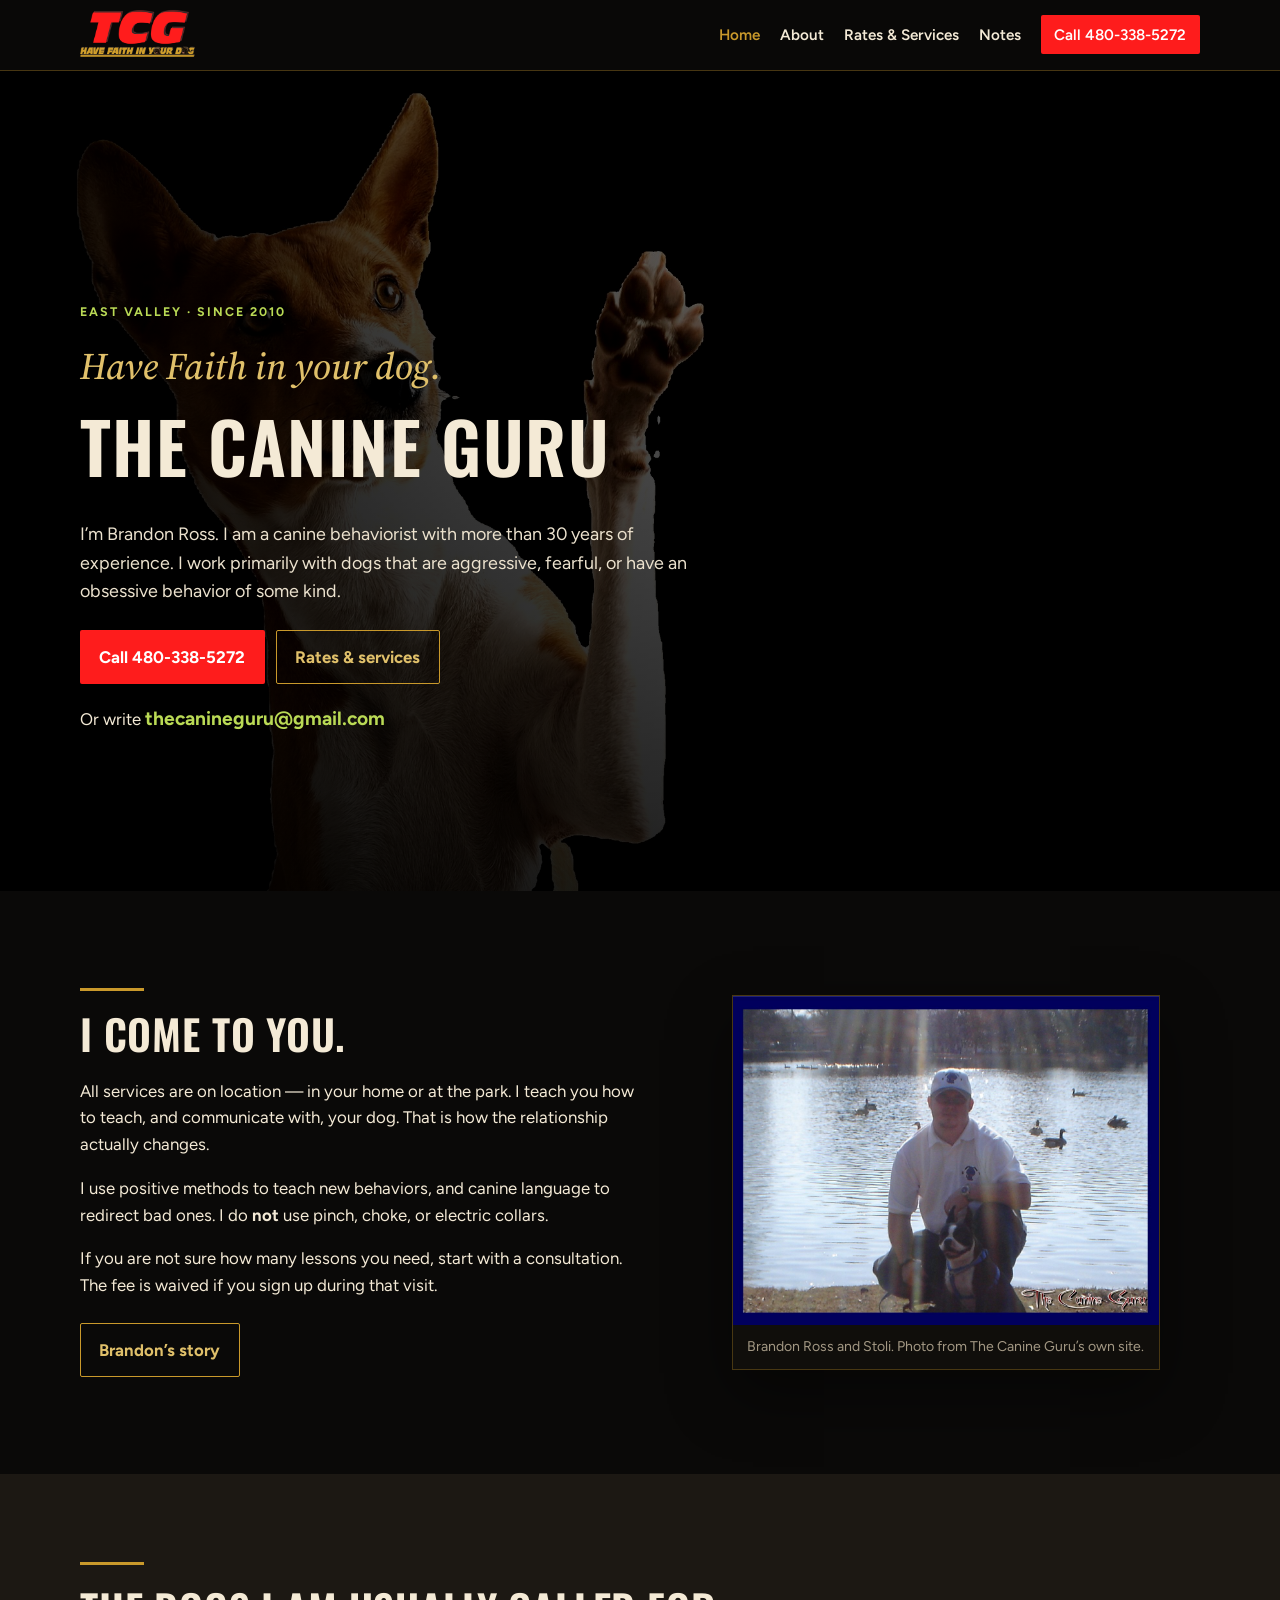
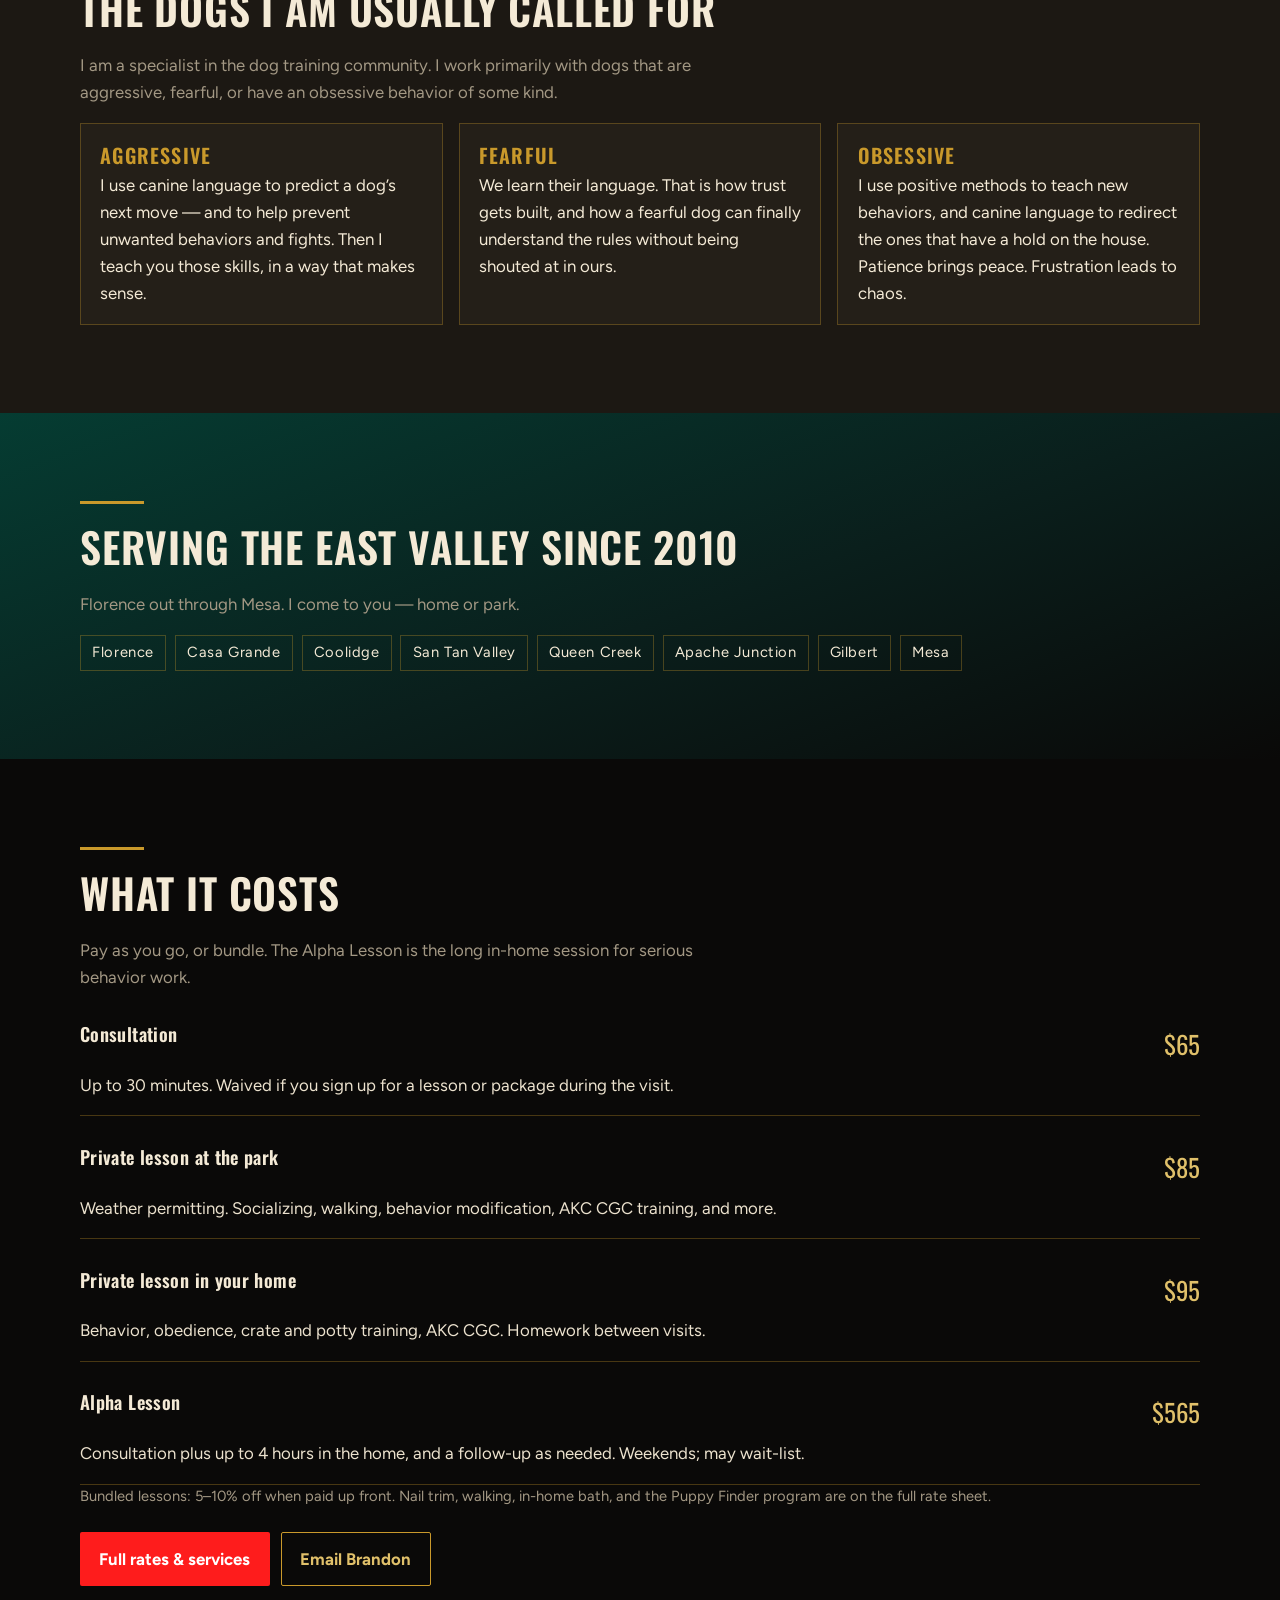
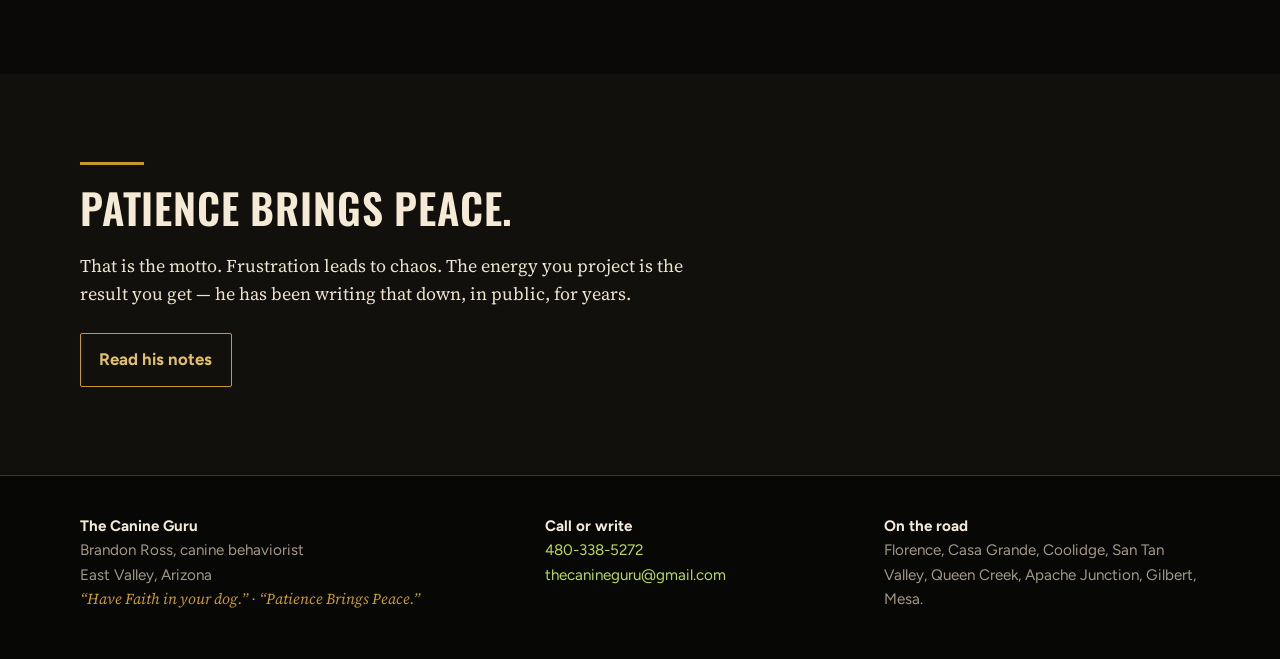
<file: index.html>
<!DOCTYPE html>
<html lang="en">
<head>
  <meta charset="utf-8">
  <meta name="viewport" content="width=device-width, initial-scale=1">
  <title>The Canine Guru | Brandon Ross — East Valley dog training</title>
  <meta name="description" content="Brandon Ross is a canine behaviorist serving Florence, Casa Grande, Coolidge, San Tan Valley, Queen Creek, Apache Junction, Gilbert, and Mesa. Aggressive, fearful, and obsessive behavior.">
  <link rel="icon" type="image/png" href="assets/img/favicon.png">
  <link rel="apple-touch-icon" href="assets/img/apple-touch.png">
  <link rel="preconnect" href="https://fonts.googleapis.com">
  <link rel="preconnect" href="https://fonts.gstatic.com" crossorigin>
  <link href="https://fonts.googleapis.com/css2?family=Figtree:wght@400;600;700;800&family=Oswald:wght@500;600;700&family=Source+Serif+4:ital,wght@0,400;0,600;1,500;1,600&display=swap" rel="stylesheet">
  <link rel="stylesheet" href="assets/css/site.css">
  
</head>
<body>
<a class="skip" href="#main">Skip to content</a>
<header class="site-header">
  <div class="wrap bar">
    <a class="brand" href="index.html"><img src="assets/img/logo-nav.png" width="360" height="161" alt="The Canine Guru — TCG. Have Faith in Your Dog."></a>
    <button class="menu-btn" type="button" aria-expanded="false" aria-controls="site-nav">Menu</button>
    <nav class="nav" id="site-nav">
      <a href="index.html" aria-current="page">Home</a>
      <a href="about.html">About</a>
      <a href="services.html">Rates & Services</a>
      <a href="notes.html">Notes</a>
      <a class="nav-cta" href="tel:+14803385272">Call 480-338-5272</a>
    </nav>
  </div>
</header>

<main id="main">
  <section class="hero">
    <div class="hero-media" aria-hidden="true">
      <img src="assets/img/hero-dog.jpg" alt="">
    </div>
    <div class="wrap hero-copy">
      <p class="kicker">East Valley · since 2010</p>
      <p class="motto">Have Faith in your dog.</p>
      <h1>The Canine Guru</h1>
      <p class="lede">I’m Brandon Ross. I am a canine behaviorist with more than 30 years of experience. I work primarily with dogs that are aggressive, fearful, or have an obsessive behavior of some kind.</p>
      <div class="actions">
        <a class="btn btn-red" href="tel:+14803385272">Call 480-338-5272</a>
        <a class="btn btn-ghost" href="services.html">Rates &amp; services</a>
      </div>
      <p class="phone-row">Or write <a href="mailto:thecanineguru@gmail.com">thecanineguru@gmail.com</a></p>
    </div>
  </section>

  <section>
    <div class="wrap split">
      <div class="copy">
        <hr class="rule">
        <h2>I come to you.</h2>
        <p>All services are on location — in your home or at the park. I teach you how to teach, and communicate with, your dog. That is how the relationship actually changes.</p>
        <p>I use positive methods to teach new behaviors, and canine language to redirect bad ones. I do <strong>not</strong> use pinch, choke, or electric collars.</p>
        <p>If you are not sure how many lessons you need, start with a consultation. The fee is waived if you sign up during that visit.</p>
        <div class="actions">
          <a class="btn btn-ghost" href="about.html">Brandon’s story</a>
        </div>
      </div>
      <figure class="frame">
        <img src="assets/img/brandon-stoli.jpg" width="1320" height="1020" alt="Brandon Ross outdoors with Stoli, a small black-and-white dog in a blue harness.">
        <figcaption>Brandon Ross and Stoli. Photo from The Canine Guru’s own site.</figcaption>
      </figure>
    </div>
  </section>

  <section class="band-panel">
    <div class="wrap">
      <hr class="rule">
      <h2>The dogs I am usually called for</h2>
      <p class="subhead">I am a specialist in the dog training community. I work primarily with dogs that are aggressive, fearful, or have an obsessive behavior of some kind.</p>
      <div class="specials">
        <article class="card">
          <h3>Aggressive</h3>
          <p>I use canine language to predict a dog’s next move — and to help prevent unwanted behaviors and fights. Then I teach you those skills, in a way that makes sense.</p>
        </article>
        <article class="card">
          <h3>Fearful</h3>
          <p>We learn their language. That is how trust gets built, and how a fearful dog can finally understand the rules without being shouted at in ours.</p>
        </article>
        <article class="card">
          <h3>Obsessive</h3>
          <p>I use positive methods to teach new behaviors, and canine language to redirect the ones that have a hold on the house. Patience brings peace. Frustration leads to chaos.</p>
        </article>
      </div>
    </div>
  </section>

  <section class="band-forest">
    <div class="wrap">
      <hr class="rule">
      <h2>Serving the East Valley since 2010</h2>
      <p class="subhead">Florence out through Mesa. I come to you — home or park.</p>
      <ul class="cities">
        <li>Florence</li><li>Casa Grande</li><li>Coolidge</li>
        <li>San Tan Valley</li><li>Queen Creek</li><li>Apache Junction</li>
        <li>Gilbert</li><li>Mesa</li>
      </ul>
    </div>
  </section>

  <section>
    <div class="wrap">
      <hr class="rule">
      <h2>What it costs</h2>
      <p class="subhead">Pay as you go, or bundle. The Alpha Lesson is the long in-home session for serious behavior work.</p>
      <div class="rate-list">
        <div class="rate">
          <h3>Consultation</h3>
          <div class="price">$65</div>
          <p>Up to 30 minutes. Waived if you sign up for a lesson or package during the visit.</p>
        </div>
        <div class="rate">
          <h3>Private lesson at the park</h3>
          <div class="price">$85</div>
          <p>Weather permitting. Socializing, walking, behavior modification, AKC CGC training, and more.</p>
        </div>
        <div class="rate">
          <h3>Private lesson in your home</h3>
          <div class="price">$95</div>
          <p>Behavior, obedience, crate and potty training, AKC CGC. Homework between visits.</p>
        </div>
        <div class="rate">
          <h3>Alpha Lesson</h3>
          <div class="price">$565</div>
          <p>Consultation plus up to 4 hours in the home, and a follow-up as needed. Weekends; may wait-list.</p>
        </div>
      </div>
      <p class="note">Bundled lessons: 5–10% off when paid up front. Nail trim, walking, in-home bath, and the Puppy Finder program are on the full rate sheet.</p>
      <div class="actions">
        <a class="btn btn-red" href="services.html">Full rates &amp; services</a>
        <a class="btn btn-ghost" href="mailto:thecanineguru@gmail.com">Email Brandon</a>
      </div>
    </div>
  </section>

  <section class="band-dark">
    <div class="wrap">
      <hr class="rule">
      <h2>Patience Brings Peace.</h2>
      <p class="lede serif">That is the motto. Frustration leads to chaos. The energy you project is the result you get — he has been writing that down, in public, for years.</p>
      <div class="actions">
        <a class="btn btn-ghost" href="notes.html">Read his notes</a>
      </div>
    </div>
  </section>
</main>
<footer class="site-footer">
  <div class="wrap foot-grid">
    <div>
      <strong>The Canine Guru</strong><br>
      Brandon Ross, canine behaviorist<br>
      East Valley, Arizona<br>
      <p class="motto-sm">“Have Faith in your dog.” · “Patience Brings Peace.”</p>
    </div>
    <div>
      <strong>Call or write</strong><br>
      <a href="tel:+14803385272">480-338-5272</a><br>
      <a href="mailto:thecanineguru@gmail.com">thecanineguru@gmail.com</a>
    </div>
    <div>
      <strong>On the road</strong><br>
      Florence, Casa Grande, Coolidge, San Tan Valley, Queen Creek, Apache Junction, Gilbert, Mesa.
    </div>
  </div>
</footer>
<a class="call-dock" href="tel:+14803385272">Call Brandon · 480-338-5272</a>
<script src="assets/js/site.js"></script>
</body>
</html>
</file>
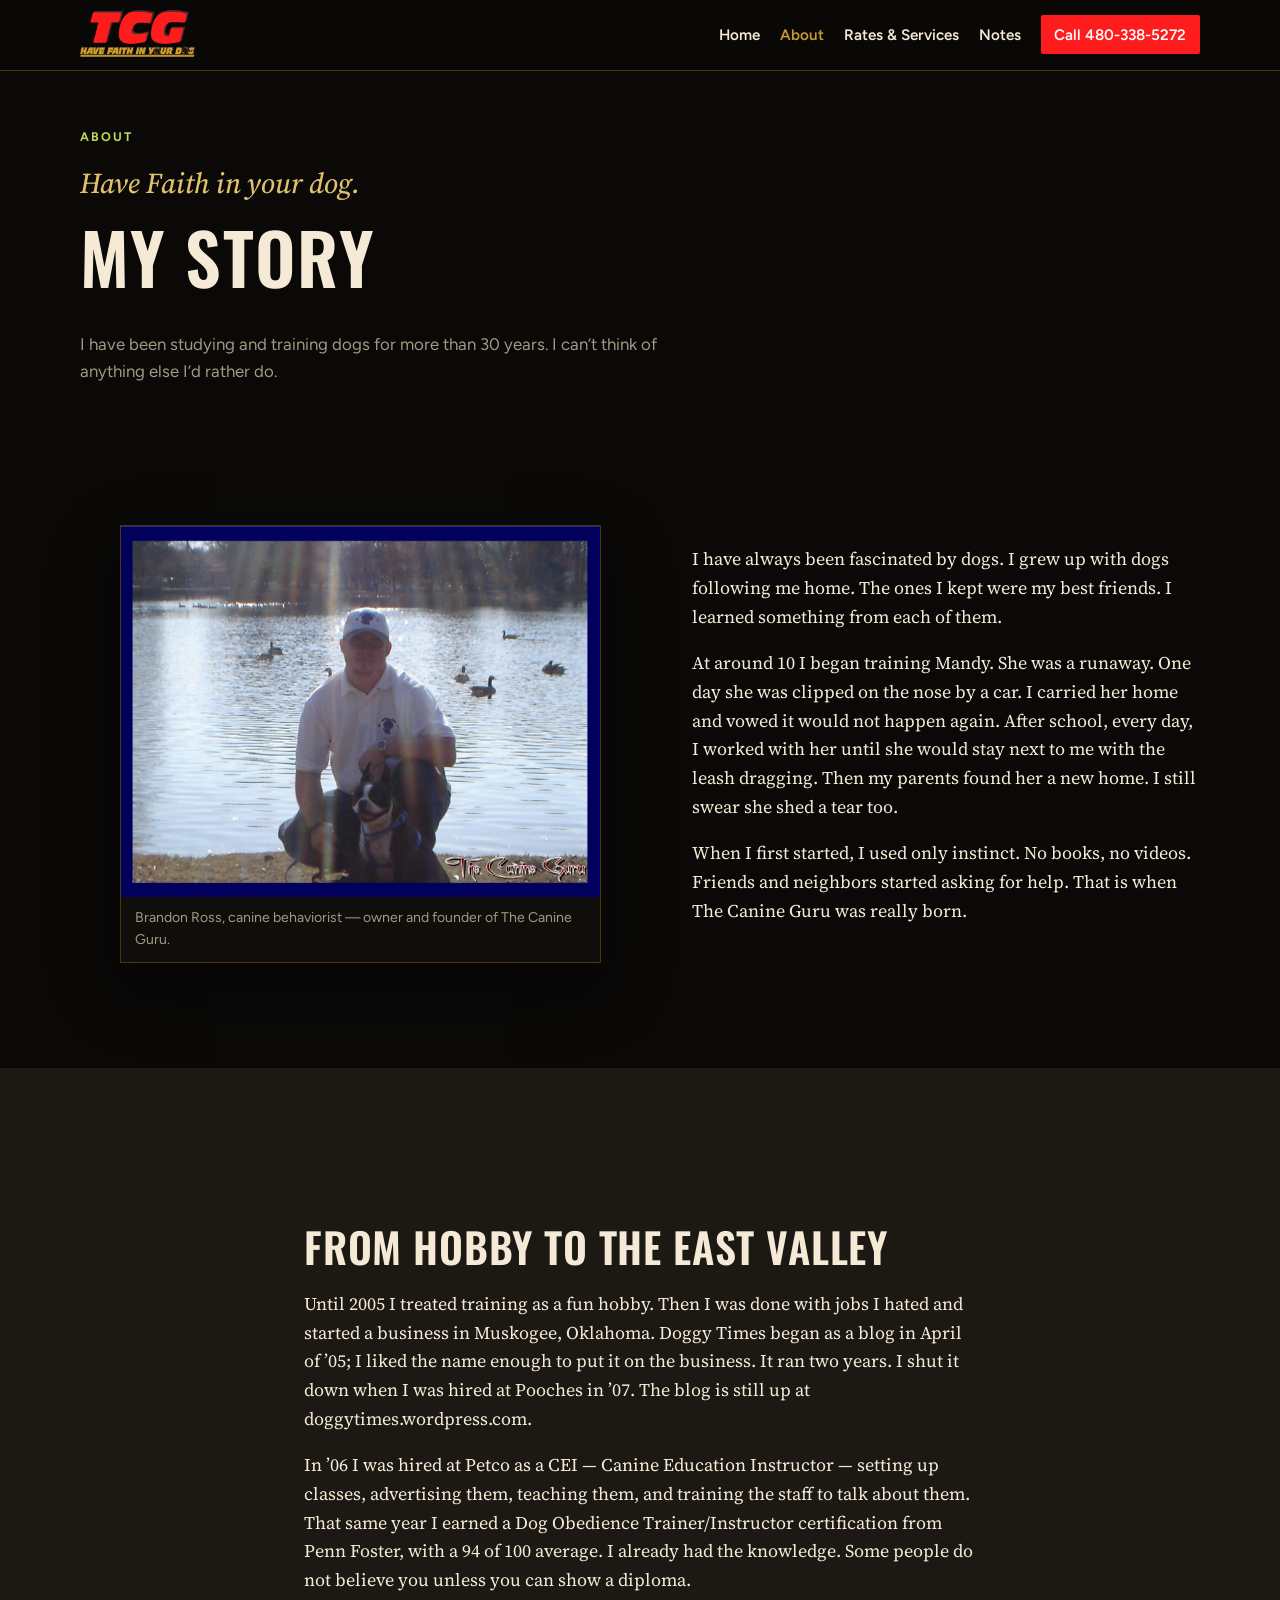
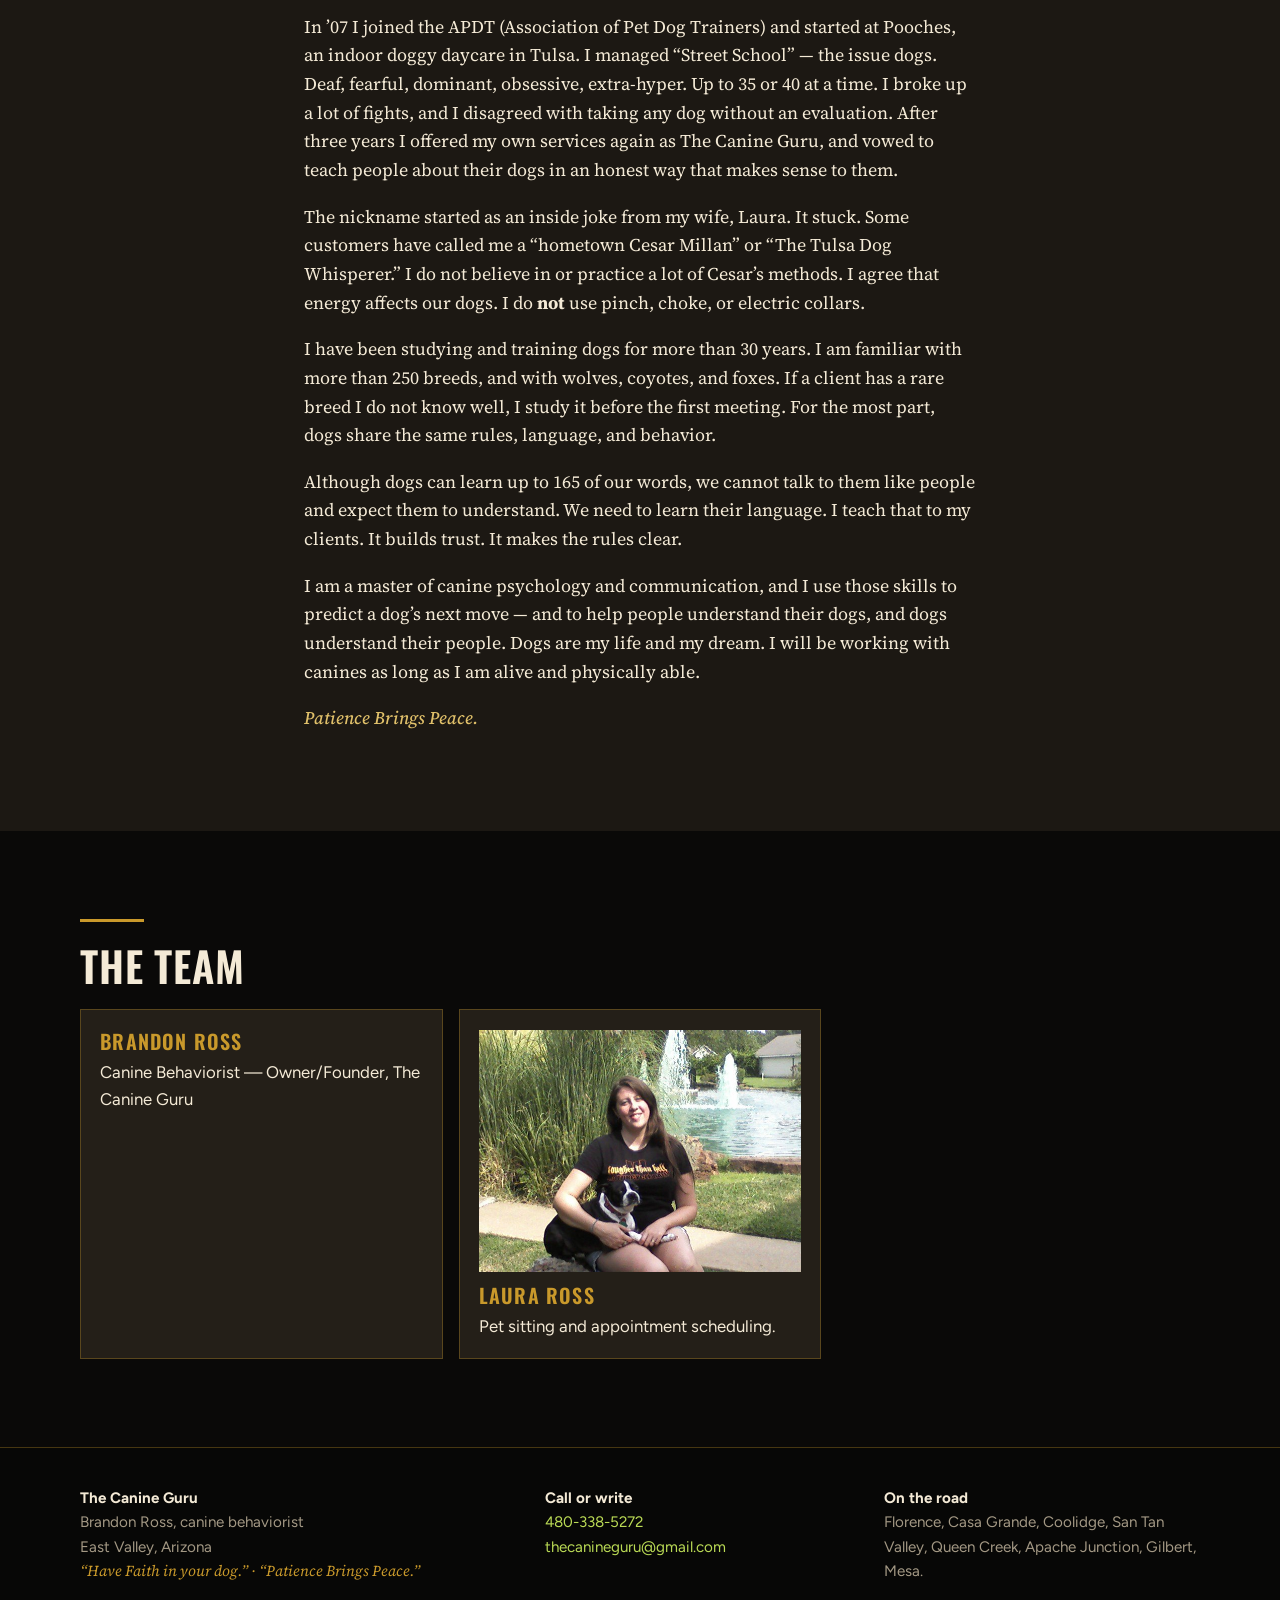
<file: about.html>
<!DOCTYPE html>
<html lang="en">
<head>
  <meta charset="utf-8">
  <meta name="viewport" content="width=device-width, initial-scale=1">
  <title>About Brandon Ross | The Canine Guru</title>
  <meta name="description" content="Brandon Ross’s story: more than 30 years with dogs, Penn Foster in 2006, East Valley since 2010. Motto: Patience Brings Peace.">
  <link rel="icon" type="image/png" href="assets/img/favicon.png">
  <link rel="apple-touch-icon" href="assets/img/apple-touch.png">
  <link rel="preconnect" href="https://fonts.googleapis.com">
  <link rel="preconnect" href="https://fonts.gstatic.com" crossorigin>
  <link href="https://fonts.googleapis.com/css2?family=Figtree:wght@400;600;700;800&family=Oswald:wght@500;600;700&family=Source+Serif+4:ital,wght@0,400;0,600;1,500;1,600&display=swap" rel="stylesheet">
  <link rel="stylesheet" href="assets/css/site.css">
  
</head>
<body>
<a class="skip" href="#main">Skip to content</a>
<header class="site-header">
  <div class="wrap bar">
    <a class="brand" href="index.html"><img src="assets/img/logo-nav.png" width="360" height="161" alt="The Canine Guru — TCG. Have Faith in Your Dog."></a>
    <button class="menu-btn" type="button" aria-expanded="false" aria-controls="site-nav">Menu</button>
    <nav class="nav" id="site-nav">
      <a href="index.html">Home</a>
      <a href="about.html" aria-current="page">About</a>
      <a href="services.html">Rates & Services</a>
      <a href="notes.html">Notes</a>
      <a class="nav-cta" href="tel:+14803385272">Call 480-338-5272</a>
    </nav>
  </div>
</header>

<main id="main">
  <header class="page-hero wrap">
    <p class="kicker">About</p>
    <p class="motto">Have Faith in your dog.</p>
    <h1>My story</h1>
    <p class="subhead">I have been studying and training dogs for more than 30 years. I can’t think of anything else I’d rather do.</p>
  </header>

  <section>
    <div class="wrap split">
      <figure class="frame">
        <img src="assets/img/brandon-stoli.jpg" width="1320" height="1020" alt="Brandon Ross with Stoli at the water’s edge.">
        <figcaption>Brandon Ross, canine behaviorist — owner and founder of The Canine Guru.</figcaption>
      </figure>
      <div class="copy article">
        <p>I have always been fascinated by dogs. I grew up with dogs following me home. The ones I kept were my best friends. I learned something from each of them.</p>
        <p>At around 10 I began training Mandy. She was a runaway. One day she was clipped on the nose by a car. I carried her home and vowed it would not happen again. After school, every day, I worked with her until she would stay next to me with the leash dragging. Then my parents found her a new home. I still swear she shed a tear too.</p>
        <p>When I first started, I used only instinct. No books, no videos. Friends and neighbors started asking for help. That is when The Canine Guru was really born.</p>
      </div>
    </div>
  </section>

  <section class="band-panel">
    <div class="wrap article">
      <h2>From hobby to the East Valley</h2>
      <p>Until 2005 I treated training as a fun hobby. Then I was done with jobs I hated and started a business in Muskogee, Oklahoma. Doggy Times began as a blog in April of ’05; I liked the name enough to put it on the business. It ran two years. I shut it down when I was hired at Pooches in ’07. The blog is still up at doggytimes.wordpress.com.</p>
      <p>In ’06 I was hired at Petco as a CEI — Canine Education Instructor — setting up classes, advertising them, teaching them, and training the staff to talk about them. That same year I earned a Dog Obedience Trainer/Instructor certification from Penn Foster, with a 94 of 100 average. I already had the knowledge. Some people do not believe you unless you can show a diploma.</p>
      <p>In ’07 I joined the APDT (Association of Pet Dog Trainers) and started at Pooches, an indoor doggy daycare in Tulsa. I managed “Street School” — the issue dogs. Deaf, fearful, dominant, obsessive, extra-hyper. Up to 35 or 40 at a time. I broke up a lot of fights, and I disagreed with taking any dog without an evaluation. After three years I offered my own services again as The Canine Guru, and vowed to teach people about their dogs in an honest way that makes sense to them.</p>
      <p>The nickname started as an inside joke from my wife, Laura. It stuck. Some customers have called me a “hometown Cesar Millan” or “The Tulsa Dog Whisperer.” I do not believe in or practice a lot of Cesar’s methods. I agree that energy affects our dogs. I do <strong>not</strong> use pinch, choke, or electric collars.</p>
      <p>I have been studying and training dogs for more than 30 years. I am familiar with more than 250 breeds, and with wolves, coyotes, and foxes. If a client has a rare breed I do not know well, I study it before the first meeting. For the most part, dogs share the same rules, language, and behavior.</p>
      <p>Although dogs can learn up to 165 of our words, we cannot talk to them like people and expect them to understand. We need to learn their language. I teach that to my clients. It builds trust. It makes the rules clear.</p>
      <p>I am a master of canine psychology and communication, and I use those skills to predict a dog’s next move — and to help people understand their dogs, and dogs understand their people. Dogs are my life and my dream. I will be working with canines as long as I am alive and physically able.</p>
      <p class="motto">Patience Brings Peace.</p>
    </div>
  </section>

  <section>
    <div class="wrap">
      <hr class="rule">
      <h2>The team</h2>
      <div class="specials">
        <article class="card">
          <h3>Brandon Ross</h3>
          <p>Canine Behaviorist — Owner/Founder, The Canine Guru</p>
        </article>
        <article class="card">
          <figure class="frame" style="margin:0 0 0.8rem;border:0;box-shadow:none">
            <img src="assets/img/laura.jpg" width="640" height="480" alt="Laura Ross outdoors with a Boston Terrier on her lap.">
          </figure>
          <h3>Laura Ross</h3>
          <p>Pet sitting and appointment scheduling.</p>
        </article>
      </div>
    </div>
  </section>
</main>
<footer class="site-footer">
  <div class="wrap foot-grid">
    <div>
      <strong>The Canine Guru</strong><br>
      Brandon Ross, canine behaviorist<br>
      East Valley, Arizona<br>
      <p class="motto-sm">“Have Faith in your dog.” · “Patience Brings Peace.”</p>
    </div>
    <div>
      <strong>Call or write</strong><br>
      <a href="tel:+14803385272">480-338-5272</a><br>
      <a href="mailto:thecanineguru@gmail.com">thecanineguru@gmail.com</a>
    </div>
    <div>
      <strong>On the road</strong><br>
      Florence, Casa Grande, Coolidge, San Tan Valley, Queen Creek, Apache Junction, Gilbert, Mesa.
    </div>
  </div>
</footer>
<a class="call-dock" href="tel:+14803385272">Call Brandon · 480-338-5272</a>
<script src="assets/js/site.js"></script>
</body>
</html>
</file>
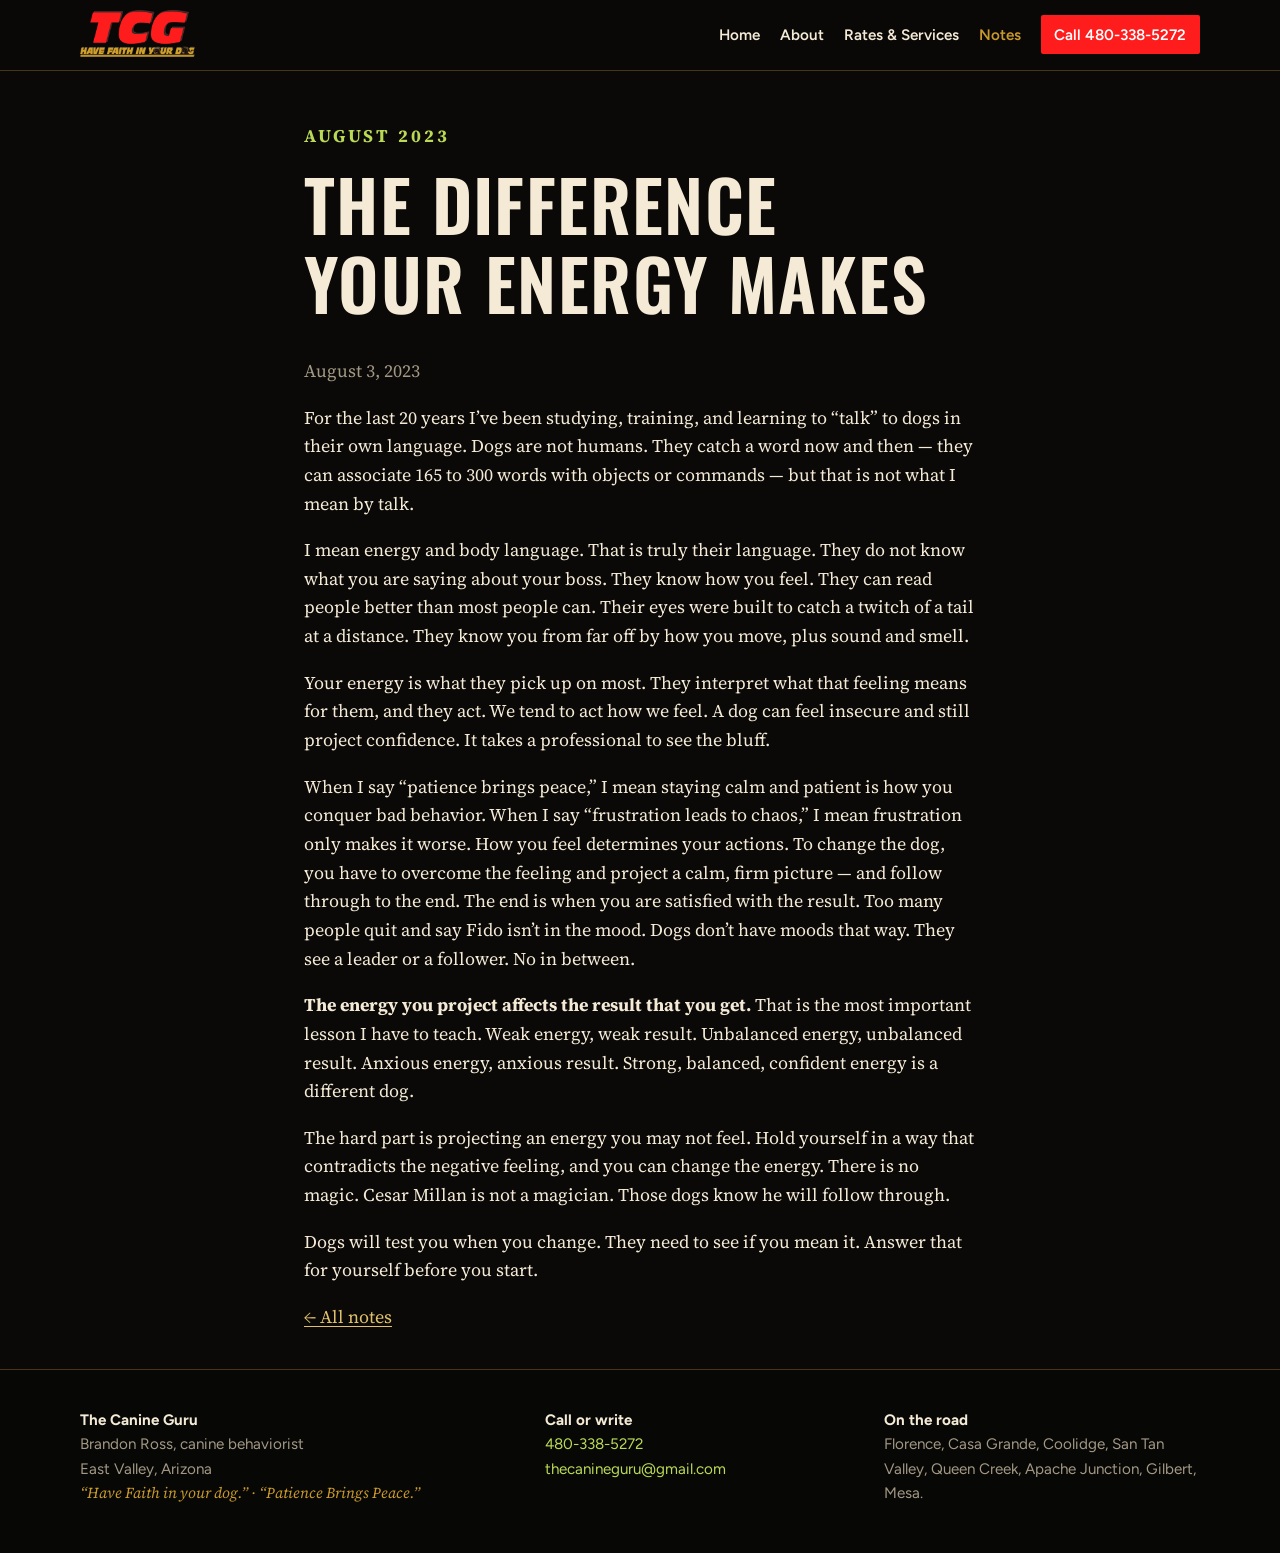
<file: notes-energy.html>
<!DOCTYPE html>
<html lang="en">
<head>
  <meta charset="utf-8">
  <meta name="viewport" content="width=device-width, initial-scale=1">
  <title>The Difference Your Energy Makes | The Canine Guru</title>
  <meta name="description" content="The Difference Your Energy Makes">
  <link rel="icon" type="image/png" href="assets/img/favicon.png">
  <link rel="apple-touch-icon" href="assets/img/apple-touch.png">
  <link rel="preconnect" href="https://fonts.googleapis.com">
  <link rel="preconnect" href="https://fonts.gstatic.com" crossorigin>
  <link href="https://fonts.googleapis.com/css2?family=Figtree:wght@400;600;700;800&family=Oswald:wght@500;600;700&family=Source+Serif+4:ital,wght@0,400;0,600;1,500;1,600&display=swap" rel="stylesheet">
  <link rel="stylesheet" href="assets/css/site.css">
  
</head>
<body>
<a class="skip" href="#main">Skip to content</a>
<header class="site-header">
  <div class="wrap bar">
    <a class="brand" href="index.html"><img src="assets/img/logo-nav.png" width="360" height="161" alt="The Canine Guru — TCG. Have Faith in Your Dog."></a>
    <button class="menu-btn" type="button" aria-expanded="false" aria-controls="site-nav">Menu</button>
    <nav class="nav" id="site-nav">
      <a href="index.html">Home</a>
      <a href="about.html">About</a>
      <a href="services.html">Rates & Services</a>
      <a href="notes.html" aria-current="page">Notes</a>
      <a class="nav-cta" href="tel:+14803385272">Call 480-338-5272</a>
    </nav>
  </div>
</header>

<main id="main">
  <article class="page-hero wrap article">
    <p class="kicker">August 2023</p>
    <h1>The Difference Your Energy Makes</h1>
    <p class="note">August 3, 2023</p>
    
<p>For the last 20 years I’ve been studying, training, and learning to “talk” to dogs in their own language. Dogs are not humans. They catch a word now and then — they can associate 165 to 300 words with objects or commands — but that is not what I mean by talk.</p>
<p>I mean energy and body language. That is truly their language. They do not know what you are saying about your boss. They know how you feel. They can read people better than most people can. Their eyes were built to catch a twitch of a tail at a distance. They know you from far off by how you move, plus sound and smell.</p>
<p>Your energy is what they pick up on most. They interpret what that feeling means for them, and they act. We tend to act how we feel. A dog can feel insecure and still project confidence. It takes a professional to see the bluff.</p>
<p>When I say “patience brings peace,” I mean staying calm and patient is how you conquer bad behavior. When I say “frustration leads to chaos,” I mean frustration only makes it worse. How you feel determines your actions. To change the dog, you have to overcome the feeling and project a calm, firm picture — and follow through to the end. The end is when you are satisfied with the result. Too many people quit and say Fido isn’t in the mood. Dogs don’t have moods that way. They see a leader or a follower. No in between.</p>
<p><strong>The energy you project affects the result that you get.</strong> That is the most important lesson I have to teach. Weak energy, weak result. Unbalanced energy, unbalanced result. Anxious energy, anxious result. Strong, balanced, confident energy is a different dog.</p>
<p>The hard part is projecting an energy you may not feel. Hold yourself in a way that contradicts the negative feeling, and you can change the energy. There is no magic. Cesar Millan is not a magician. Those dogs know he will follow through.</p>
<p>Dogs will test you when you change. They need to see if you mean it. Answer that for yourself before you start.</p>

    <p><a href="notes.html">← All notes</a></p>
  </article>
</main>
<footer class="site-footer">
  <div class="wrap foot-grid">
    <div>
      <strong>The Canine Guru</strong><br>
      Brandon Ross, canine behaviorist<br>
      East Valley, Arizona<br>
      <p class="motto-sm">“Have Faith in your dog.” · “Patience Brings Peace.”</p>
    </div>
    <div>
      <strong>Call or write</strong><br>
      <a href="tel:+14803385272">480-338-5272</a><br>
      <a href="mailto:thecanineguru@gmail.com">thecanineguru@gmail.com</a>
    </div>
    <div>
      <strong>On the road</strong><br>
      Florence, Casa Grande, Coolidge, San Tan Valley, Queen Creek, Apache Junction, Gilbert, Mesa.
    </div>
  </div>
</footer>
<a class="call-dock" href="tel:+14803385272">Call Brandon · 480-338-5272</a>
<script src="assets/js/site.js"></script>
</body>
</html>
</file>
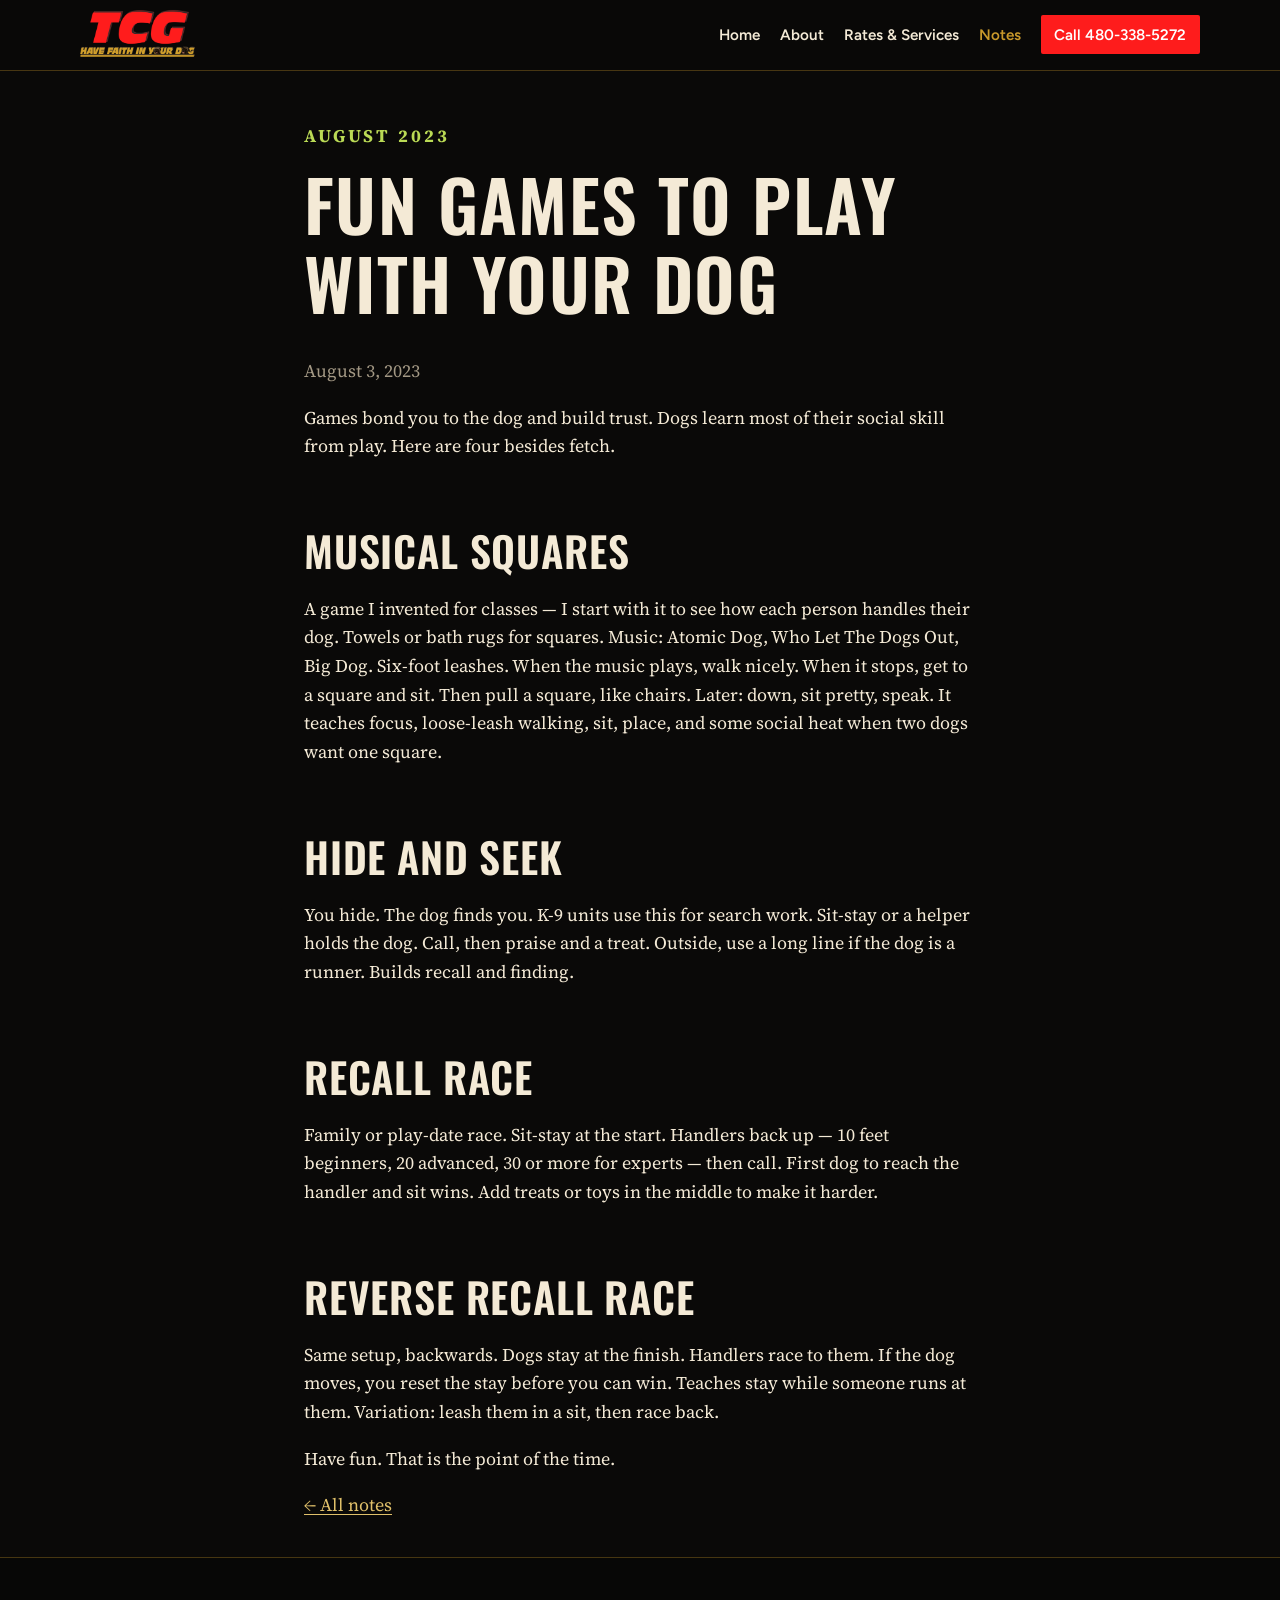
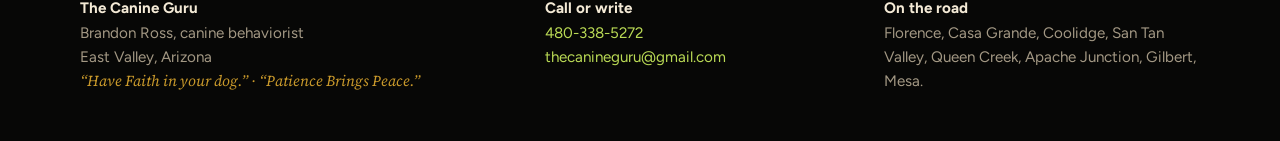
<file: notes-games.html>
<!DOCTYPE html>
<html lang="en">
<head>
  <meta charset="utf-8">
  <meta name="viewport" content="width=device-width, initial-scale=1">
  <title>Fun Games to Play With Your Dog | The Canine Guru</title>
  <meta name="description" content="Fun Games to Play With Your Dog">
  <link rel="icon" type="image/png" href="assets/img/favicon.png">
  <link rel="apple-touch-icon" href="assets/img/apple-touch.png">
  <link rel="preconnect" href="https://fonts.googleapis.com">
  <link rel="preconnect" href="https://fonts.gstatic.com" crossorigin>
  <link href="https://fonts.googleapis.com/css2?family=Figtree:wght@400;600;700;800&family=Oswald:wght@500;600;700&family=Source+Serif+4:ital,wght@0,400;0,600;1,500;1,600&display=swap" rel="stylesheet">
  <link rel="stylesheet" href="assets/css/site.css">
  
</head>
<body>
<a class="skip" href="#main">Skip to content</a>
<header class="site-header">
  <div class="wrap bar">
    <a class="brand" href="index.html"><img src="assets/img/logo-nav.png" width="360" height="161" alt="The Canine Guru — TCG. Have Faith in Your Dog."></a>
    <button class="menu-btn" type="button" aria-expanded="false" aria-controls="site-nav">Menu</button>
    <nav class="nav" id="site-nav">
      <a href="index.html">Home</a>
      <a href="about.html">About</a>
      <a href="services.html">Rates & Services</a>
      <a href="notes.html" aria-current="page">Notes</a>
      <a class="nav-cta" href="tel:+14803385272">Call 480-338-5272</a>
    </nav>
  </div>
</header>

<main id="main">
  <article class="page-hero wrap article">
    <p class="kicker">August 2023</p>
    <h1>Fun Games to Play With Your Dog</h1>
    <p class="note">August 3, 2023</p>
    
<p>Games bond you to the dog and build trust. Dogs learn most of their social skill from play. Here are four besides fetch.</p>
<h2>Musical Squares</h2>
<p>A game I invented for classes — I start with it to see how each person handles their dog. Towels or bath rugs for squares. Music: Atomic Dog, Who Let The Dogs Out, Big Dog. Six-foot leashes. When the music plays, walk nicely. When it stops, get to a square and sit. Then pull a square, like chairs. Later: down, sit pretty, speak. It teaches focus, loose-leash walking, sit, place, and some social heat when two dogs want one square.</p>
<h2>Hide and Seek</h2>
<p>You hide. The dog finds you. K-9 units use this for search work. Sit-stay or a helper holds the dog. Call, then praise and a treat. Outside, use a long line if the dog is a runner. Builds recall and finding.</p>
<h2>Recall Race</h2>
<p>Family or play-date race. Sit-stay at the start. Handlers back up — 10 feet beginners, 20 advanced, 30 or more for experts — then call. First dog to reach the handler and sit wins. Add treats or toys in the middle to make it harder.</p>
<h2>Reverse Recall Race</h2>
<p>Same setup, backwards. Dogs stay at the finish. Handlers race to them. If the dog moves, you reset the stay before you can win. Teaches stay while someone runs at them. Variation: leash them in a sit, then race back.</p>
<p>Have fun. That is the point of the time.</p>

    <p><a href="notes.html">← All notes</a></p>
  </article>
</main>
<footer class="site-footer">
  <div class="wrap foot-grid">
    <div>
      <strong>The Canine Guru</strong><br>
      Brandon Ross, canine behaviorist<br>
      East Valley, Arizona<br>
      <p class="motto-sm">“Have Faith in your dog.” · “Patience Brings Peace.”</p>
    </div>
    <div>
      <strong>Call or write</strong><br>
      <a href="tel:+14803385272">480-338-5272</a><br>
      <a href="mailto:thecanineguru@gmail.com">thecanineguru@gmail.com</a>
    </div>
    <div>
      <strong>On the road</strong><br>
      Florence, Casa Grande, Coolidge, San Tan Valley, Queen Creek, Apache Junction, Gilbert, Mesa.
    </div>
  </div>
</footer>
<a class="call-dock" href="tel:+14803385272">Call Brandon · 480-338-5272</a>
<script src="assets/js/site.js"></script>
</body>
</html>
</file>
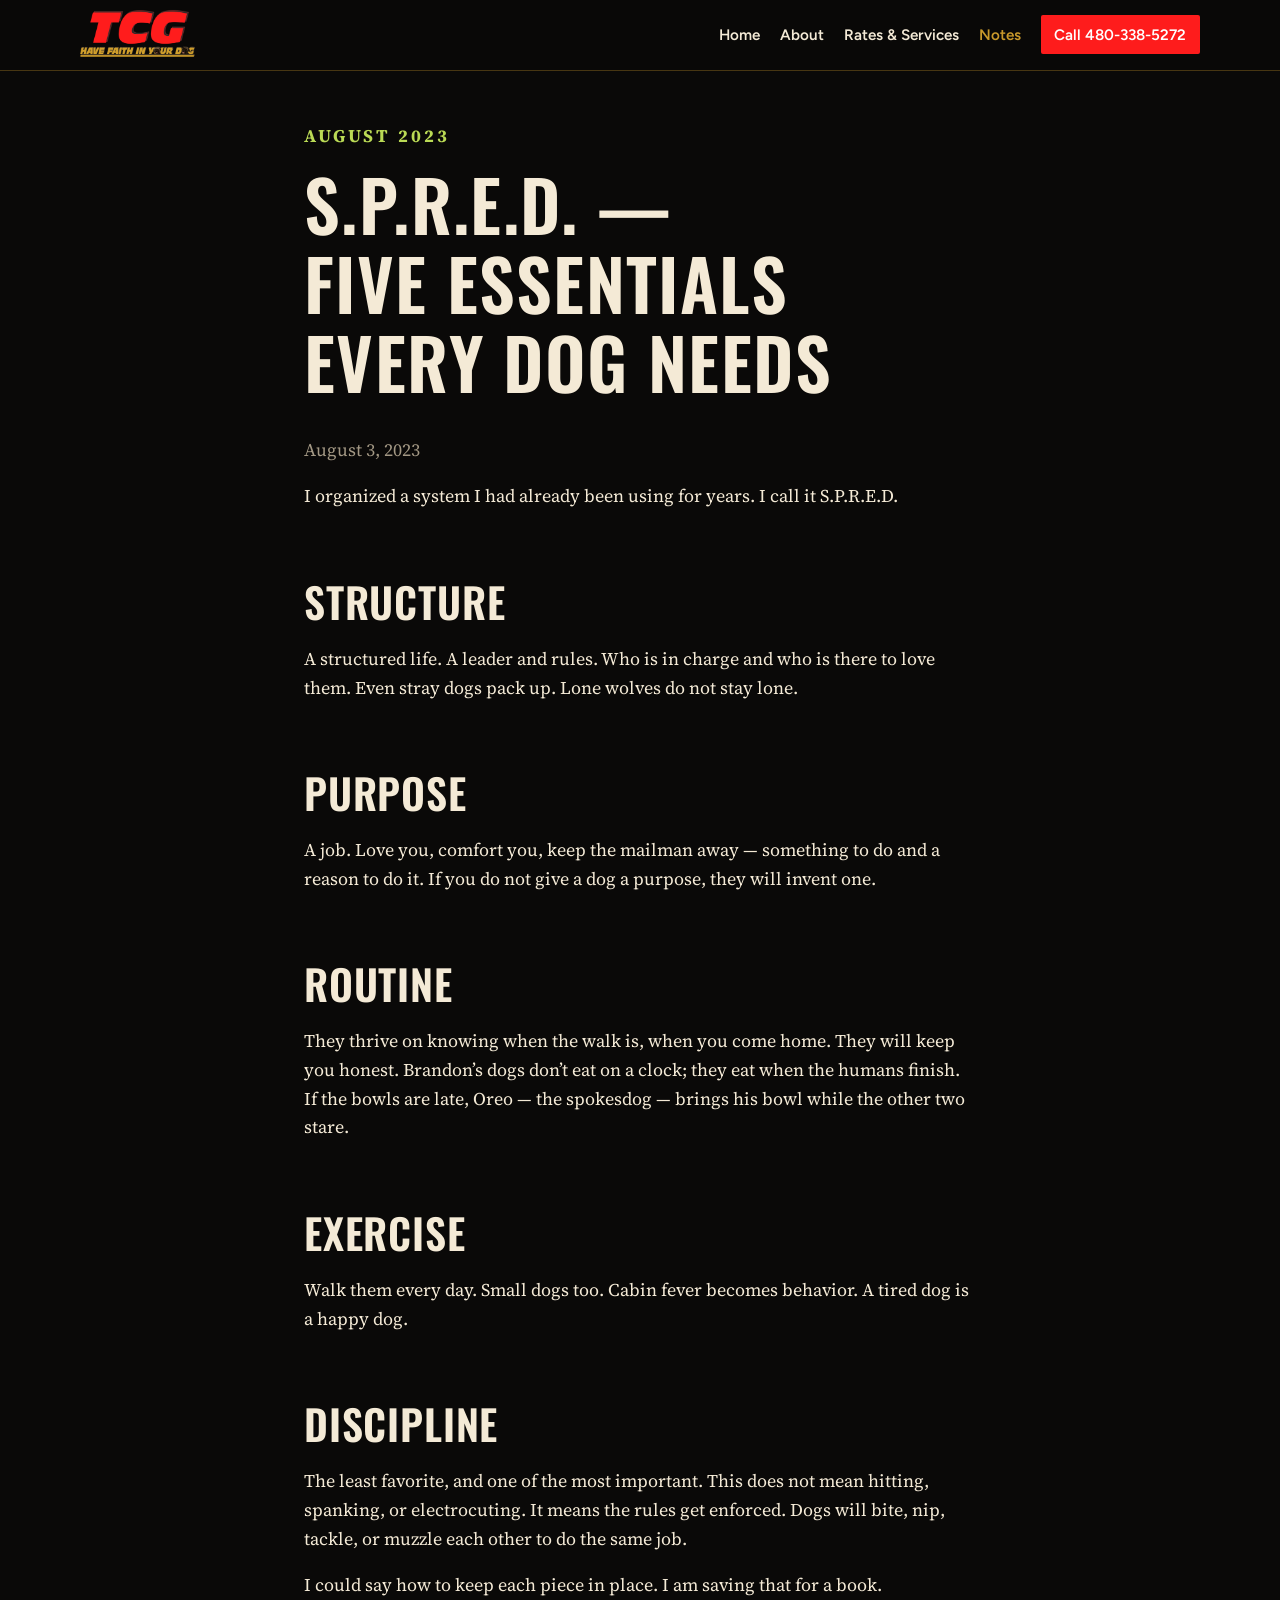
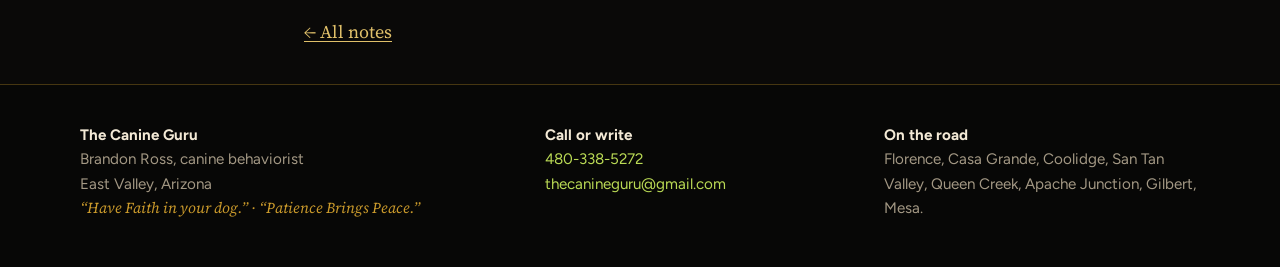
<file: notes-spred.html>
<!DOCTYPE html>
<html lang="en">
<head>
  <meta charset="utf-8">
  <meta name="viewport" content="width=device-width, initial-scale=1">
  <title>S.P.R.E.D. — Five Essentials Every Dog Needs | The Canine Guru</title>
  <meta name="description" content="S.P.R.E.D. — Five Essentials Every Dog Needs">
  <link rel="icon" type="image/png" href="assets/img/favicon.png">
  <link rel="apple-touch-icon" href="assets/img/apple-touch.png">
  <link rel="preconnect" href="https://fonts.googleapis.com">
  <link rel="preconnect" href="https://fonts.gstatic.com" crossorigin>
  <link href="https://fonts.googleapis.com/css2?family=Figtree:wght@400;600;700;800&family=Oswald:wght@500;600;700&family=Source+Serif+4:ital,wght@0,400;0,600;1,500;1,600&display=swap" rel="stylesheet">
  <link rel="stylesheet" href="assets/css/site.css">
  
</head>
<body>
<a class="skip" href="#main">Skip to content</a>
<header class="site-header">
  <div class="wrap bar">
    <a class="brand" href="index.html"><img src="assets/img/logo-nav.png" width="360" height="161" alt="The Canine Guru — TCG. Have Faith in Your Dog."></a>
    <button class="menu-btn" type="button" aria-expanded="false" aria-controls="site-nav">Menu</button>
    <nav class="nav" id="site-nav">
      <a href="index.html">Home</a>
      <a href="about.html">About</a>
      <a href="services.html">Rates & Services</a>
      <a href="notes.html" aria-current="page">Notes</a>
      <a class="nav-cta" href="tel:+14803385272">Call 480-338-5272</a>
    </nav>
  </div>
</header>

<main id="main">
  <article class="page-hero wrap article">
    <p class="kicker">August 2023</p>
    <h1>S.P.R.E.D. — Five Essentials Every Dog Needs</h1>
    <p class="note">August 3, 2023</p>
    
<p>I organized a system I had already been using for years. I call it S.P.R.E.D.</p>
<h2>Structure</h2>
<p>A structured life. A leader and rules. Who is in charge and who is there to love them. Even stray dogs pack up. Lone wolves do not stay lone.</p>
<h2>Purpose</h2>
<p>A job. Love you, comfort you, keep the mailman away — something to do and a reason to do it. If you do not give a dog a purpose, they will invent one.</p>
<h2>Routine</h2>
<p>They thrive on knowing when the walk is, when you come home. They will keep you honest. Brandon’s dogs don’t eat on a clock; they eat when the humans finish. If the bowls are late, Oreo — the spokesdog — brings his bowl while the other two stare.</p>
<h2>Exercise</h2>
<p>Walk them every day. Small dogs too. Cabin fever becomes behavior. A tired dog is a happy dog.</p>
<h2>Discipline</h2>
<p>The least favorite, and one of the most important. This does not mean hitting, spanking, or electrocuting. It means the rules get enforced. Dogs will bite, nip, tackle, or muzzle each other to do the same job.</p>
<p>I could say how to keep each piece in place. I am saving that for a book.</p>

    <p><a href="notes.html">← All notes</a></p>
  </article>
</main>
<footer class="site-footer">
  <div class="wrap foot-grid">
    <div>
      <strong>The Canine Guru</strong><br>
      Brandon Ross, canine behaviorist<br>
      East Valley, Arizona<br>
      <p class="motto-sm">“Have Faith in your dog.” · “Patience Brings Peace.”</p>
    </div>
    <div>
      <strong>Call or write</strong><br>
      <a href="tel:+14803385272">480-338-5272</a><br>
      <a href="mailto:thecanineguru@gmail.com">thecanineguru@gmail.com</a>
    </div>
    <div>
      <strong>On the road</strong><br>
      Florence, Casa Grande, Coolidge, San Tan Valley, Queen Creek, Apache Junction, Gilbert, Mesa.
    </div>
  </div>
</footer>
<a class="call-dock" href="tel:+14803385272">Call Brandon · 480-338-5272</a>
<script src="assets/js/site.js"></script>
</body>
</html>
</file>
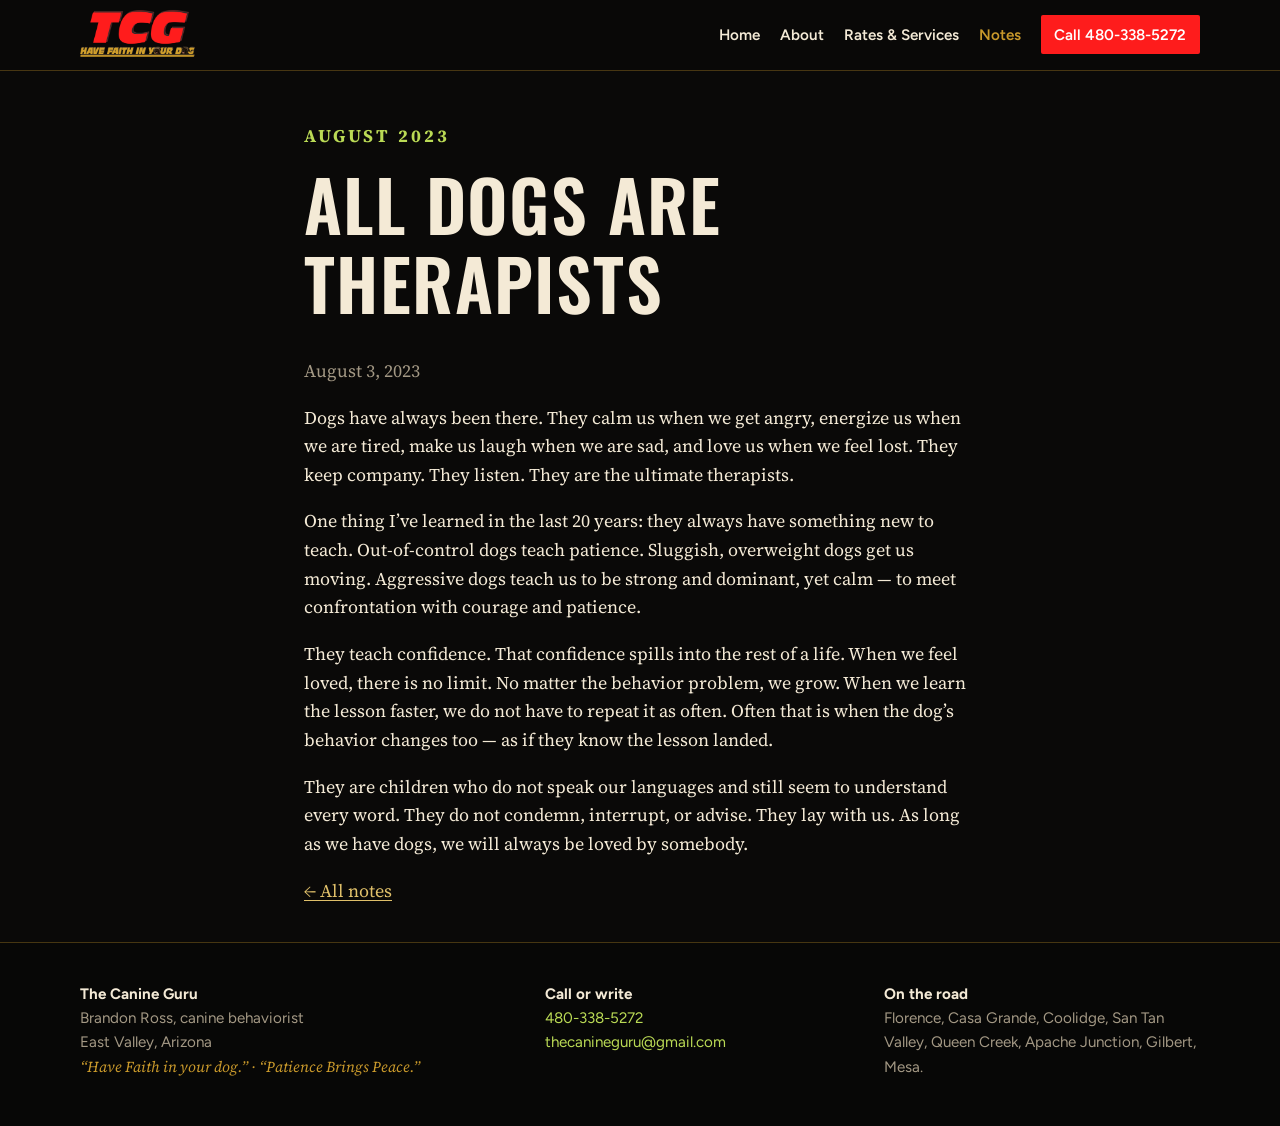
<file: notes-therapists.html>
<!DOCTYPE html>
<html lang="en">
<head>
  <meta charset="utf-8">
  <meta name="viewport" content="width=device-width, initial-scale=1">
  <title>All Dogs Are Therapists | The Canine Guru</title>
  <meta name="description" content="All Dogs Are Therapists">
  <link rel="icon" type="image/png" href="assets/img/favicon.png">
  <link rel="apple-touch-icon" href="assets/img/apple-touch.png">
  <link rel="preconnect" href="https://fonts.googleapis.com">
  <link rel="preconnect" href="https://fonts.gstatic.com" crossorigin>
  <link href="https://fonts.googleapis.com/css2?family=Figtree:wght@400;600;700;800&family=Oswald:wght@500;600;700&family=Source+Serif+4:ital,wght@0,400;0,600;1,500;1,600&display=swap" rel="stylesheet">
  <link rel="stylesheet" href="assets/css/site.css">
  
</head>
<body>
<a class="skip" href="#main">Skip to content</a>
<header class="site-header">
  <div class="wrap bar">
    <a class="brand" href="index.html"><img src="assets/img/logo-nav.png" width="360" height="161" alt="The Canine Guru — TCG. Have Faith in Your Dog."></a>
    <button class="menu-btn" type="button" aria-expanded="false" aria-controls="site-nav">Menu</button>
    <nav class="nav" id="site-nav">
      <a href="index.html">Home</a>
      <a href="about.html">About</a>
      <a href="services.html">Rates & Services</a>
      <a href="notes.html" aria-current="page">Notes</a>
      <a class="nav-cta" href="tel:+14803385272">Call 480-338-5272</a>
    </nav>
  </div>
</header>

<main id="main">
  <article class="page-hero wrap article">
    <p class="kicker">August 2023</p>
    <h1>All Dogs Are Therapists</h1>
    <p class="note">August 3, 2023</p>
    
<p>Dogs have always been there. They calm us when we get angry, energize us when we are tired, make us laugh when we are sad, and love us when we feel lost. They keep company. They listen. They are the ultimate therapists.</p>
<p>One thing I’ve learned in the last 20 years: they always have something new to teach. Out-of-control dogs teach patience. Sluggish, overweight dogs get us moving. Aggressive dogs teach us to be strong and dominant, yet calm — to meet confrontation with courage and patience.</p>
<p>They teach confidence. That confidence spills into the rest of a life. When we feel loved, there is no limit. No matter the behavior problem, we grow. When we learn the lesson faster, we do not have to repeat it as often. Often that is when the dog’s behavior changes too — as if they know the lesson landed.</p>
<p>They are children who do not speak our languages and still seem to understand every word. They do not condemn, interrupt, or advise. They lay with us. As long as we have dogs, we will always be loved by somebody.</p>

    <p><a href="notes.html">← All notes</a></p>
  </article>
</main>
<footer class="site-footer">
  <div class="wrap foot-grid">
    <div>
      <strong>The Canine Guru</strong><br>
      Brandon Ross, canine behaviorist<br>
      East Valley, Arizona<br>
      <p class="motto-sm">“Have Faith in your dog.” · “Patience Brings Peace.”</p>
    </div>
    <div>
      <strong>Call or write</strong><br>
      <a href="tel:+14803385272">480-338-5272</a><br>
      <a href="mailto:thecanineguru@gmail.com">thecanineguru@gmail.com</a>
    </div>
    <div>
      <strong>On the road</strong><br>
      Florence, Casa Grande, Coolidge, San Tan Valley, Queen Creek, Apache Junction, Gilbert, Mesa.
    </div>
  </div>
</footer>
<a class="call-dock" href="tel:+14803385272">Call Brandon · 480-338-5272</a>
<script src="assets/js/site.js"></script>
</body>
</html>
</file>
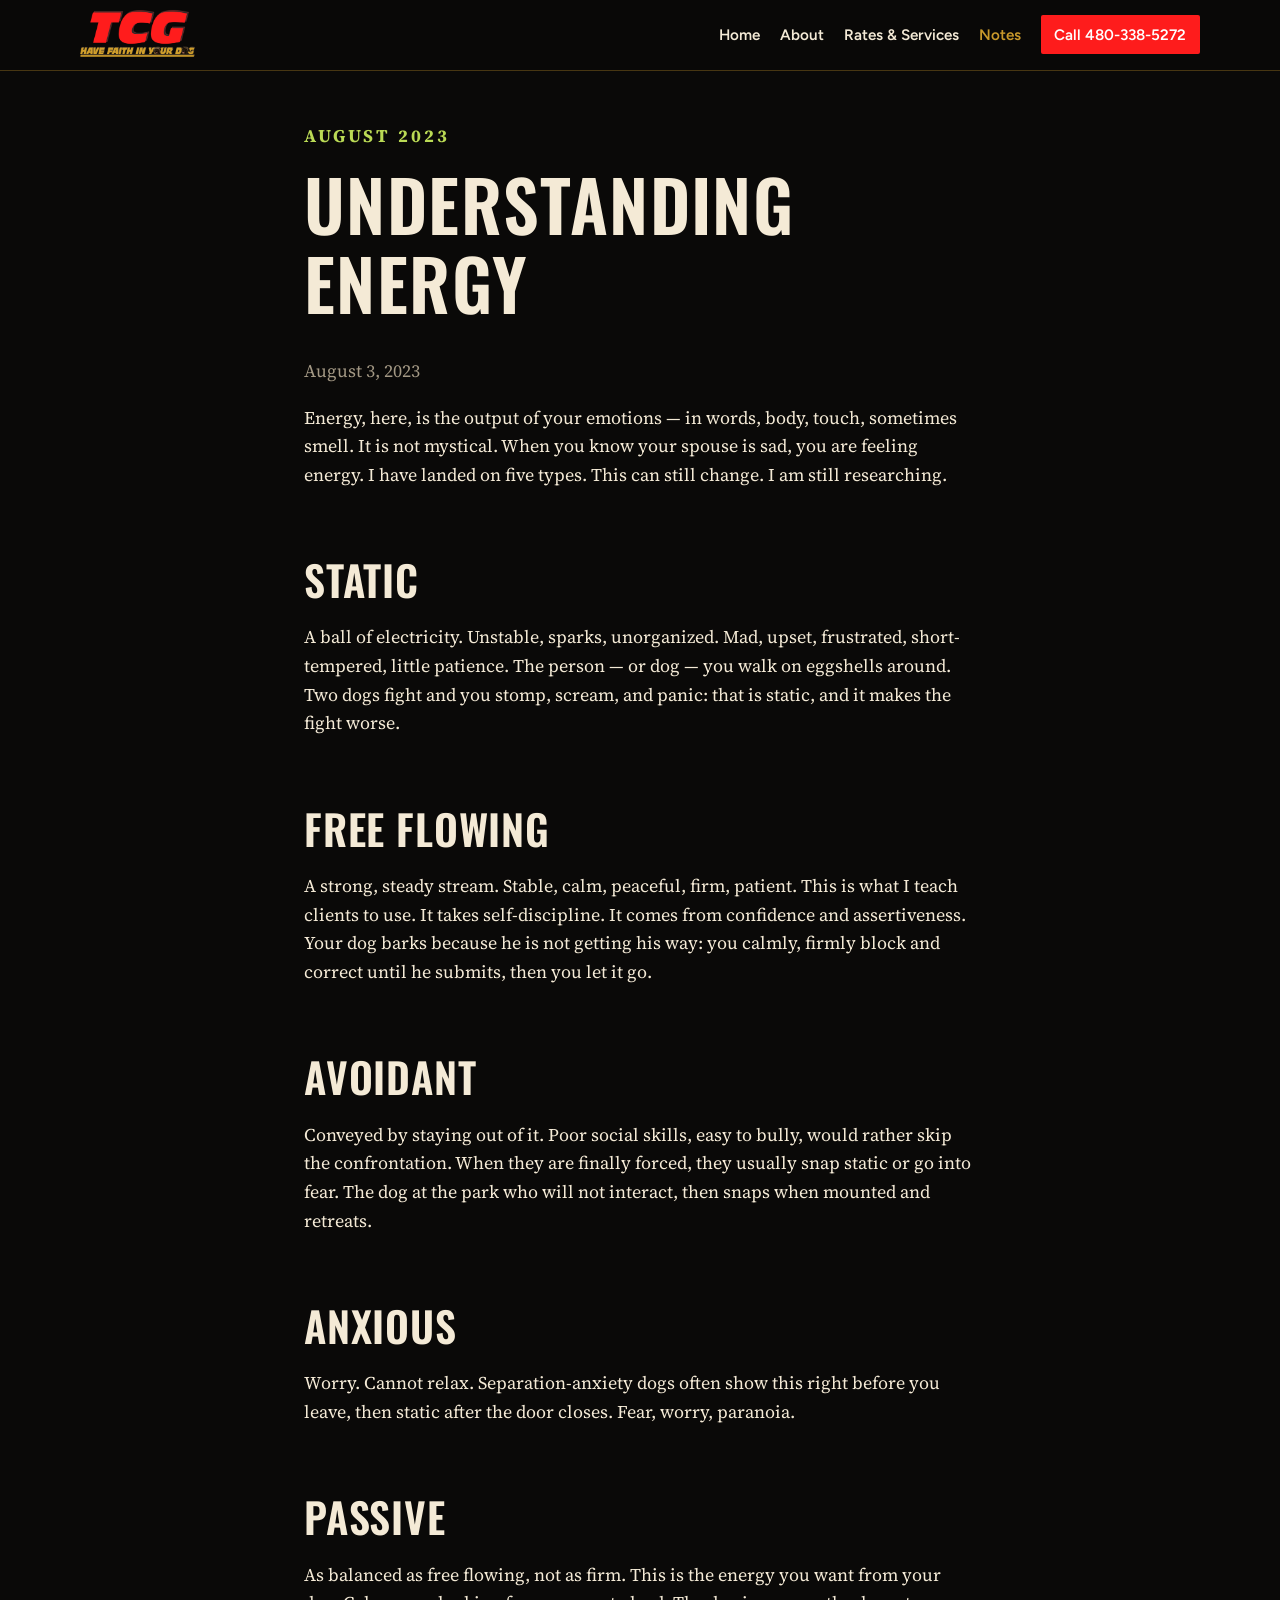
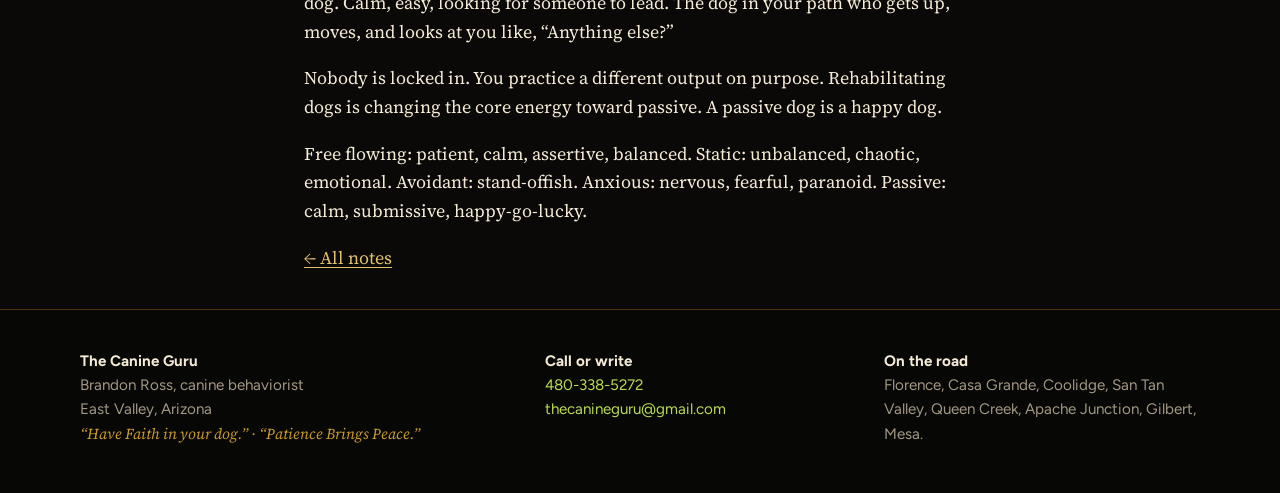
<file: notes-understanding.html>
<!DOCTYPE html>
<html lang="en">
<head>
  <meta charset="utf-8">
  <meta name="viewport" content="width=device-width, initial-scale=1">
  <title>Understanding Energy | The Canine Guru</title>
  <meta name="description" content="Understanding Energy">
  <link rel="icon" type="image/png" href="assets/img/favicon.png">
  <link rel="apple-touch-icon" href="assets/img/apple-touch.png">
  <link rel="preconnect" href="https://fonts.googleapis.com">
  <link rel="preconnect" href="https://fonts.gstatic.com" crossorigin>
  <link href="https://fonts.googleapis.com/css2?family=Figtree:wght@400;600;700;800&family=Oswald:wght@500;600;700&family=Source+Serif+4:ital,wght@0,400;0,600;1,500;1,600&display=swap" rel="stylesheet">
  <link rel="stylesheet" href="assets/css/site.css">
  
</head>
<body>
<a class="skip" href="#main">Skip to content</a>
<header class="site-header">
  <div class="wrap bar">
    <a class="brand" href="index.html"><img src="assets/img/logo-nav.png" width="360" height="161" alt="The Canine Guru — TCG. Have Faith in Your Dog."></a>
    <button class="menu-btn" type="button" aria-expanded="false" aria-controls="site-nav">Menu</button>
    <nav class="nav" id="site-nav">
      <a href="index.html">Home</a>
      <a href="about.html">About</a>
      <a href="services.html">Rates & Services</a>
      <a href="notes.html" aria-current="page">Notes</a>
      <a class="nav-cta" href="tel:+14803385272">Call 480-338-5272</a>
    </nav>
  </div>
</header>

<main id="main">
  <article class="page-hero wrap article">
    <p class="kicker">August 2023</p>
    <h1>Understanding Energy</h1>
    <p class="note">August 3, 2023</p>
    
<p>Energy, here, is the output of your emotions — in words, body, touch, sometimes smell. It is not mystical. When you know your spouse is sad, you are feeling energy. I have landed on five types. This can still change. I am still researching.</p>
<h2>Static</h2>
<p>A ball of electricity. Unstable, sparks, unorganized. Mad, upset, frustrated, short-tempered, little patience. The person — or dog — you walk on eggshells around. Two dogs fight and you stomp, scream, and panic: that is static, and it makes the fight worse.</p>
<h2>Free flowing</h2>
<p>A strong, steady stream. Stable, calm, peaceful, firm, patient. This is what I teach clients to use. It takes self-discipline. It comes from confidence and assertiveness. Your dog barks because he is not getting his way: you calmly, firmly block and correct until he submits, then you let it go.</p>
<h2>Avoidant</h2>
<p>Conveyed by staying out of it. Poor social skills, easy to bully, would rather skip the confrontation. When they are finally forced, they usually snap static or go into fear. The dog at the park who will not interact, then snaps when mounted and retreats.</p>
<h2>Anxious</h2>
<p>Worry. Cannot relax. Separation-anxiety dogs often show this right before you leave, then static after the door closes. Fear, worry, paranoia.</p>
<h2>Passive</h2>
<p>As balanced as free flowing, not as firm. This is the energy you want from your dog. Calm, easy, looking for someone to lead. The dog in your path who gets up, moves, and looks at you like, “Anything else?”</p>
<p>Nobody is locked in. You practice a different output on purpose. Rehabilitating dogs is changing the core energy toward passive. A passive dog is a happy dog.</p>
<p>Free flowing: patient, calm, assertive, balanced. Static: unbalanced, chaotic, emotional. Avoidant: stand-offish. Anxious: nervous, fearful, paranoid. Passive: calm, submissive, happy-go-lucky.</p>

    <p><a href="notes.html">← All notes</a></p>
  </article>
</main>
<footer class="site-footer">
  <div class="wrap foot-grid">
    <div>
      <strong>The Canine Guru</strong><br>
      Brandon Ross, canine behaviorist<br>
      East Valley, Arizona<br>
      <p class="motto-sm">“Have Faith in your dog.” · “Patience Brings Peace.”</p>
    </div>
    <div>
      <strong>Call or write</strong><br>
      <a href="tel:+14803385272">480-338-5272</a><br>
      <a href="mailto:thecanineguru@gmail.com">thecanineguru@gmail.com</a>
    </div>
    <div>
      <strong>On the road</strong><br>
      Florence, Casa Grande, Coolidge, San Tan Valley, Queen Creek, Apache Junction, Gilbert, Mesa.
    </div>
  </div>
</footer>
<a class="call-dock" href="tel:+14803385272">Call Brandon · 480-338-5272</a>
<script src="assets/js/site.js"></script>
</body>
</html>
</file>
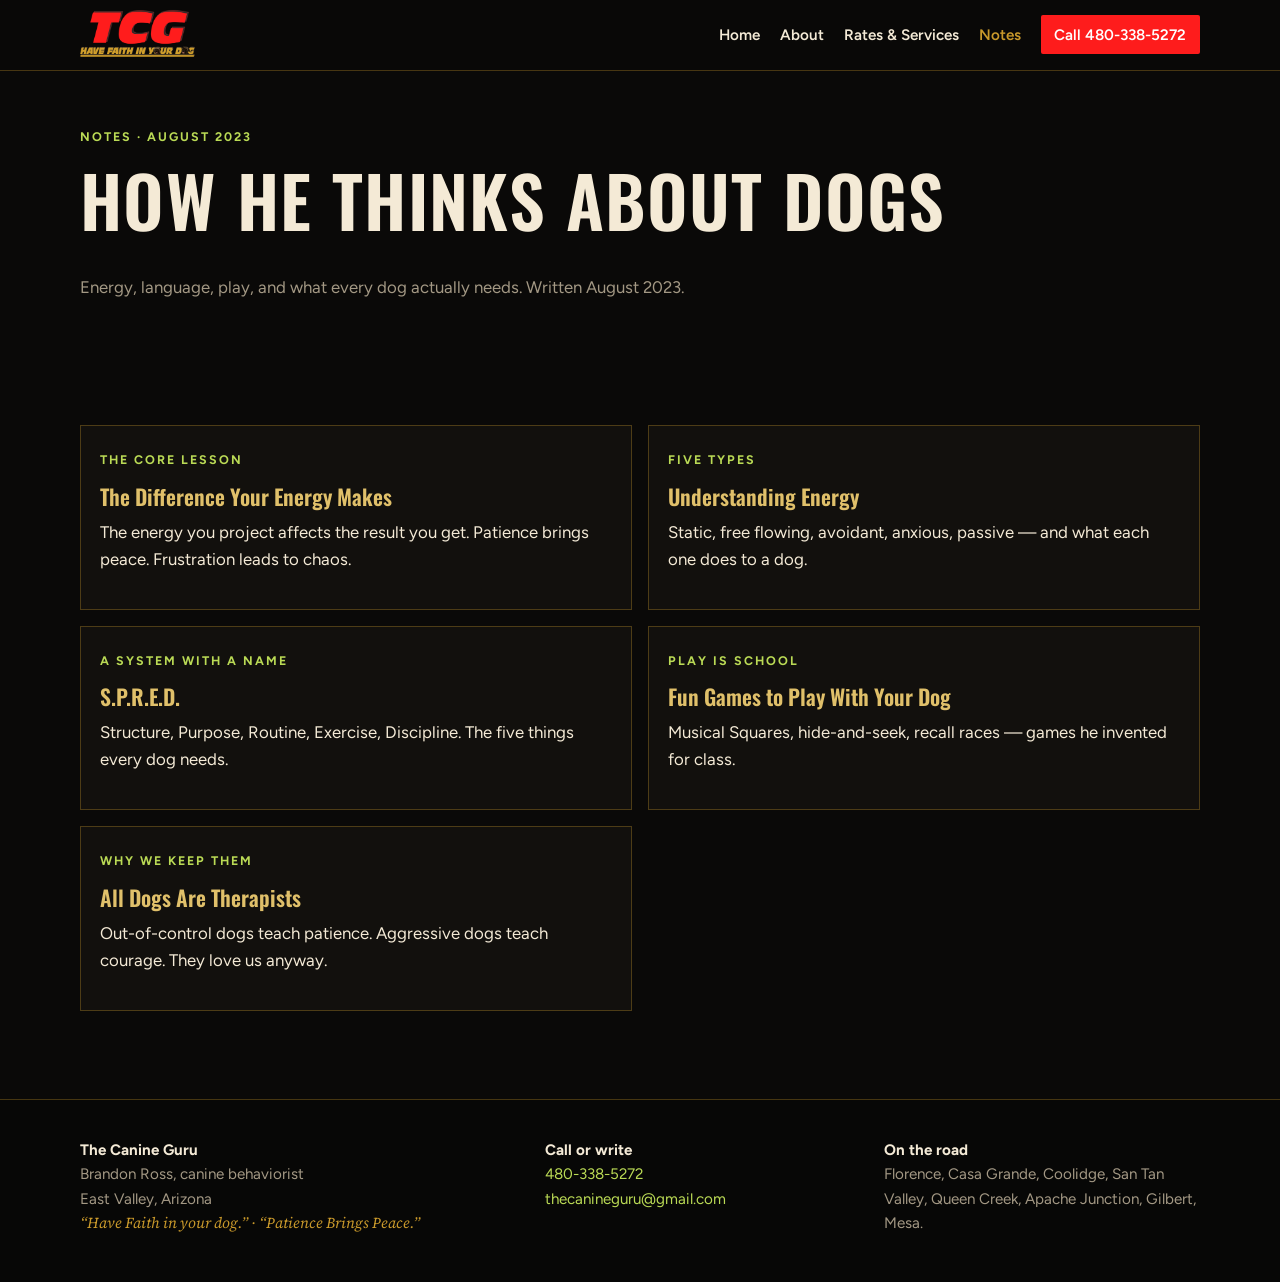
<file: notes.html>
<!DOCTYPE html>
<html lang="en">
<head>
  <meta charset="utf-8">
  <meta name="viewport" content="width=device-width, initial-scale=1">
  <title>Notes | The Canine Guru</title>
  <meta name="description" content="Brandon Ross on energy, S.P.R.E.D., play, and why dogs make us better. Written in 2023 on the Wix blog.">
  <link rel="icon" type="image/png" href="assets/img/favicon.png">
  <link rel="apple-touch-icon" href="assets/img/apple-touch.png">
  <link rel="preconnect" href="https://fonts.googleapis.com">
  <link rel="preconnect" href="https://fonts.gstatic.com" crossorigin>
  <link href="https://fonts.googleapis.com/css2?family=Figtree:wght@400;600;700;800&family=Oswald:wght@500;600;700&family=Source+Serif+4:ital,wght@0,400;0,600;1,500;1,600&display=swap" rel="stylesheet">
  <link rel="stylesheet" href="assets/css/site.css">
  
</head>
<body>
<a class="skip" href="#main">Skip to content</a>
<header class="site-header">
  <div class="wrap bar">
    <a class="brand" href="index.html"><img src="assets/img/logo-nav.png" width="360" height="161" alt="The Canine Guru — TCG. Have Faith in Your Dog."></a>
    <button class="menu-btn" type="button" aria-expanded="false" aria-controls="site-nav">Menu</button>
    <nav class="nav" id="site-nav">
      <a href="index.html">Home</a>
      <a href="about.html">About</a>
      <a href="services.html">Rates & Services</a>
      <a href="notes.html" aria-current="page">Notes</a>
      <a class="nav-cta" href="tel:+14803385272">Call 480-338-5272</a>
    </nav>
  </div>
</header>

<main id="main">
  <header class="page-hero wrap">
    <p class="kicker">Notes · August 2023</p>
    <h1>How he thinks about dogs</h1>
    <p class="subhead">Energy, language, play, and what every dog actually needs. Written August 2023.</p>
  </header>
  <section>
    <div class="wrap note-grid">
      <a class="note-card" href="notes-energy.html">
        <p class="kicker">The core lesson</p>
        <h3>The Difference Your Energy Makes</h3>
        <p>The energy you project affects the result you get. Patience brings peace. Frustration leads to chaos.</p>
      </a>
      <a class="note-card" href="notes-understanding.html">
        <p class="kicker">Five types</p>
        <h3>Understanding Energy</h3>
        <p>Static, free flowing, avoidant, anxious, passive — and what each one does to a dog.</p>
      </a>
      <a class="note-card" href="notes-spred.html">
        <p class="kicker">A system with a name</p>
        <h3>S.P.R.E.D.</h3>
        <p>Structure, Purpose, Routine, Exercise, Discipline. The five things every dog needs.</p>
      </a>
      <a class="note-card" href="notes-games.html">
        <p class="kicker">Play is school</p>
        <h3>Fun Games to Play With Your Dog</h3>
        <p>Musical Squares, hide-and-seek, recall races — games he invented for class.</p>
      </a>
      <a class="note-card" href="notes-therapists.html">
        <p class="kicker">Why we keep them</p>
        <h3>All Dogs Are Therapists</h3>
        <p>Out-of-control dogs teach patience. Aggressive dogs teach courage. They love us anyway.</p>
      </a>
    </div>
  </section>
</main>
<footer class="site-footer">
  <div class="wrap foot-grid">
    <div>
      <strong>The Canine Guru</strong><br>
      Brandon Ross, canine behaviorist<br>
      East Valley, Arizona<br>
      <p class="motto-sm">“Have Faith in your dog.” · “Patience Brings Peace.”</p>
    </div>
    <div>
      <strong>Call or write</strong><br>
      <a href="tel:+14803385272">480-338-5272</a><br>
      <a href="mailto:thecanineguru@gmail.com">thecanineguru@gmail.com</a>
    </div>
    <div>
      <strong>On the road</strong><br>
      Florence, Casa Grande, Coolidge, San Tan Valley, Queen Creek, Apache Junction, Gilbert, Mesa.
    </div>
  </div>
</footer>
<a class="call-dock" href="tel:+14803385272">Call Brandon · 480-338-5272</a>
<script src="assets/js/site.js"></script>
</body>
</html>
</file>
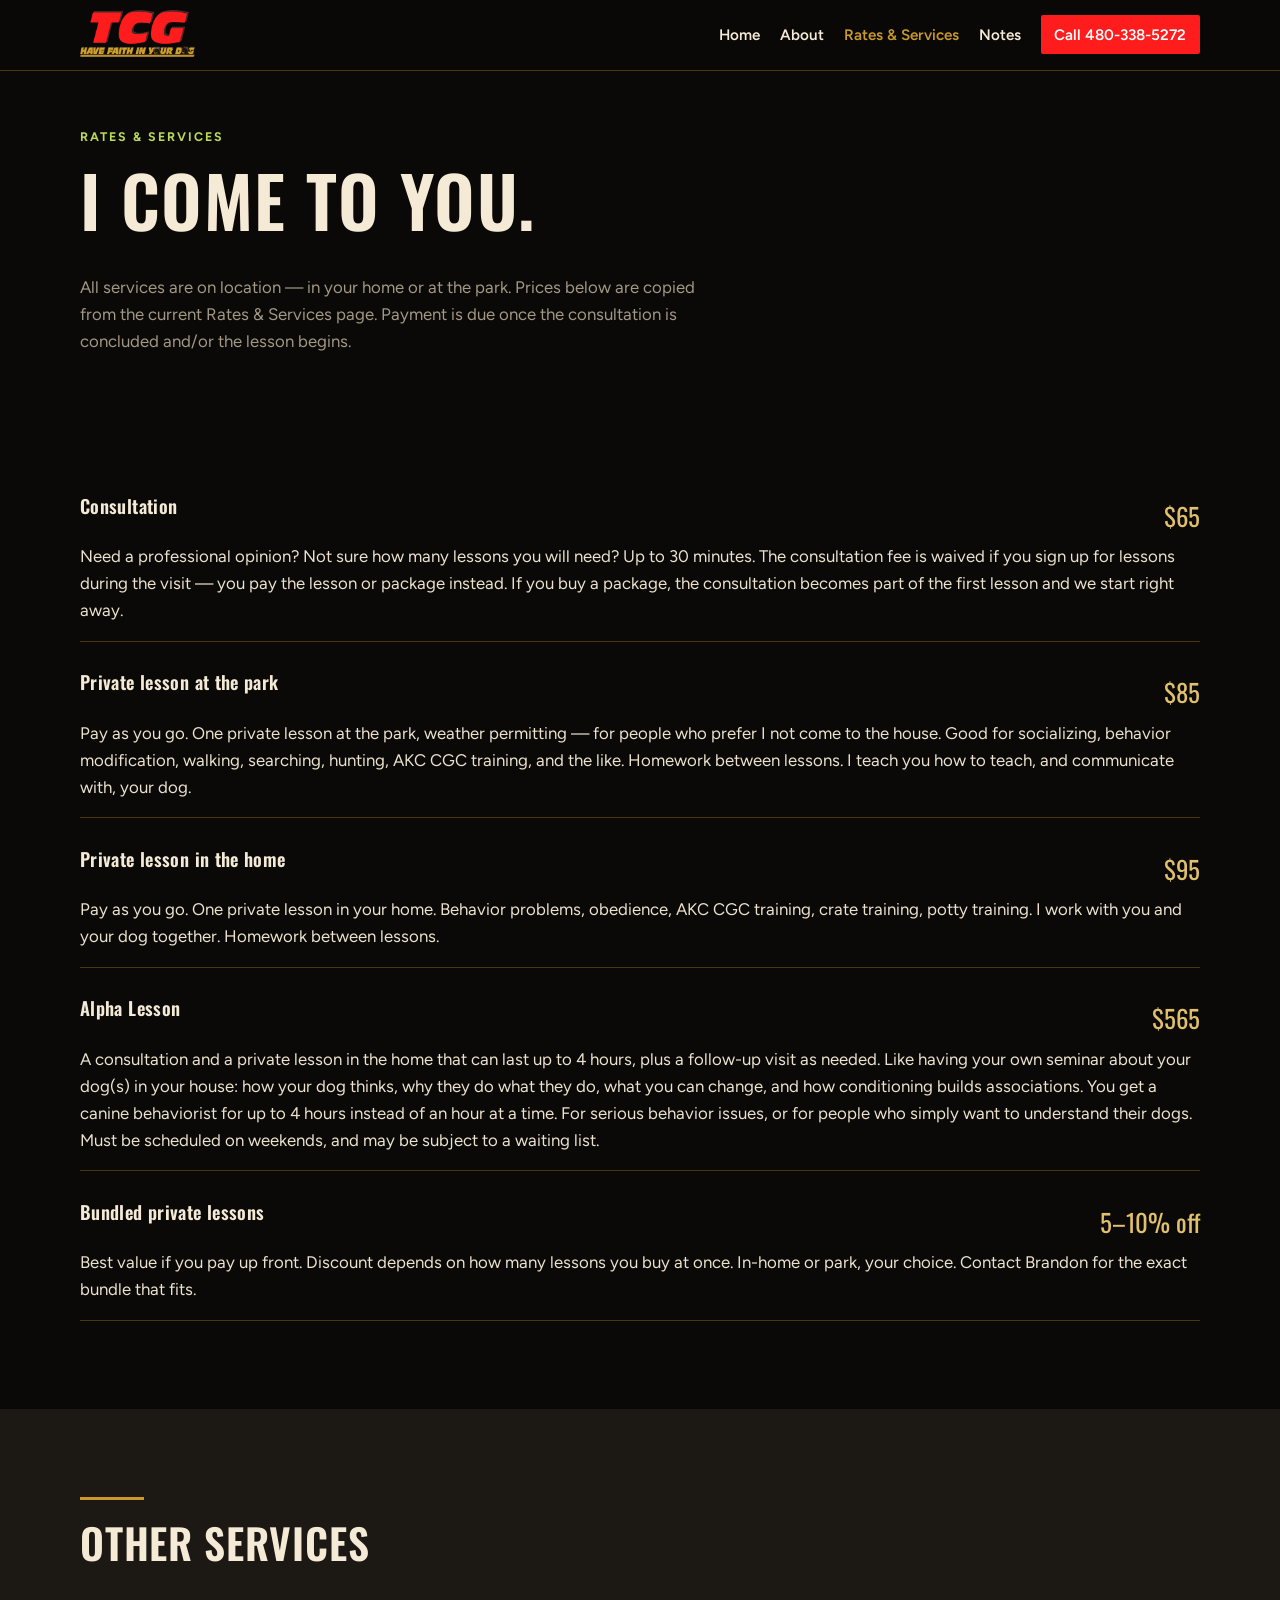
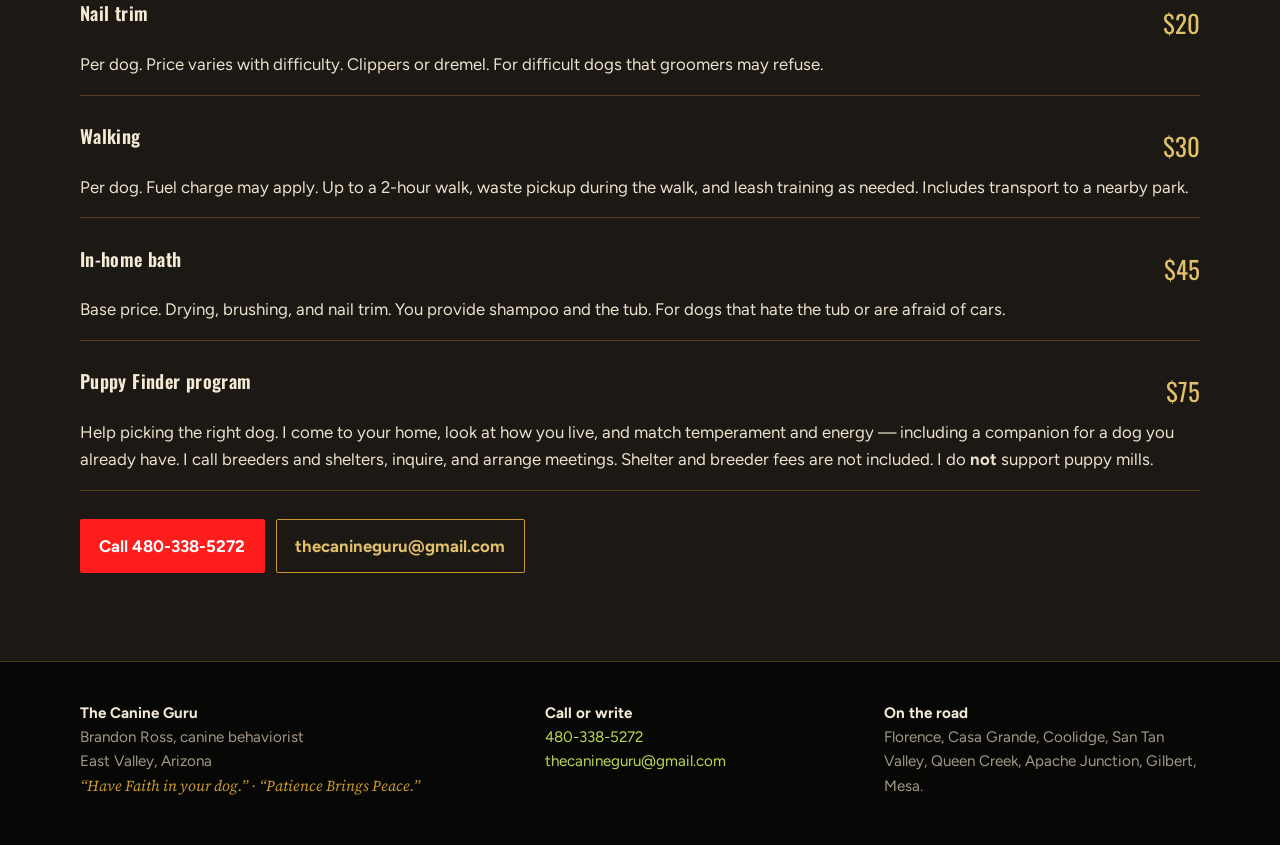
<file: services.html>
<!DOCTYPE html>
<html lang="en">
<head>
  <meta charset="utf-8">
  <meta name="viewport" content="width=device-width, initial-scale=1">
  <title>Rates & Services | The Canine Guru</title>
  <meta name="description" content="On-location dog training in the East Valley. Consultation $65, park lesson $85, in-home $95, Alpha Lesson $565. Nail trim, walking, bath, Puppy Finder.">
  <link rel="icon" type="image/png" href="assets/img/favicon.png">
  <link rel="apple-touch-icon" href="assets/img/apple-touch.png">
  <link rel="preconnect" href="https://fonts.googleapis.com">
  <link rel="preconnect" href="https://fonts.gstatic.com" crossorigin>
  <link href="https://fonts.googleapis.com/css2?family=Figtree:wght@400;600;700;800&family=Oswald:wght@500;600;700&family=Source+Serif+4:ital,wght@0,400;0,600;1,500;1,600&display=swap" rel="stylesheet">
  <link rel="stylesheet" href="assets/css/site.css">
  
</head>
<body>
<a class="skip" href="#main">Skip to content</a>
<header class="site-header">
  <div class="wrap bar">
    <a class="brand" href="index.html"><img src="assets/img/logo-nav.png" width="360" height="161" alt="The Canine Guru — TCG. Have Faith in Your Dog."></a>
    <button class="menu-btn" type="button" aria-expanded="false" aria-controls="site-nav">Menu</button>
    <nav class="nav" id="site-nav">
      <a href="index.html">Home</a>
      <a href="about.html">About</a>
      <a href="services.html" aria-current="page">Rates & Services</a>
      <a href="notes.html">Notes</a>
      <a class="nav-cta" href="tel:+14803385272">Call 480-338-5272</a>
    </nav>
  </div>
</header>

<main id="main">
  <header class="page-hero wrap">
    <p class="kicker">Rates &amp; Services</p>
    <h1>I come to you.</h1>
    <p class="subhead">All services are on location — in your home or at the park. Prices below are copied from the current Rates &amp; Services page. Payment is due once the consultation is concluded and/or the lesson begins.</p>
  </header>

  <section>
    <div class="wrap">
      <div class="rate-list">
        <div class="rate">
          <h3>Consultation</h3>
          <div class="price">$65</div>
          <p>Need a professional opinion? Not sure how many lessons you will need? Up to 30 minutes. The consultation fee is waived if you sign up for lessons during the visit — you pay the lesson or package instead. If you buy a package, the consultation becomes part of the first lesson and we start right away.</p>
        </div>
        <div class="rate">
          <h3>Private lesson at the park</h3>
          <div class="price">$85</div>
          <p>Pay as you go. One private lesson at the park, weather permitting — for people who prefer I not come to the house. Good for socializing, behavior modification, walking, searching, hunting, AKC CGC training, and the like. Homework between lessons. I teach you how to teach, and communicate with, your dog.</p>
        </div>
        <div class="rate">
          <h3>Private lesson in the home</h3>
          <div class="price">$95</div>
          <p>Pay as you go. One private lesson in your home. Behavior problems, obedience, AKC CGC training, crate training, potty training. I work with you and your dog together. Homework between lessons.</p>
        </div>
        <div class="rate">
          <h3>Alpha Lesson</h3>
          <div class="price">$565</div>
          <p>A consultation and a private lesson in the home that can last up to 4 hours, plus a follow-up visit as needed. Like having your own seminar about your dog(s) in your house: how your dog thinks, why they do what they do, what you can change, and how conditioning builds associations. You get a canine behaviorist for up to 4 hours instead of an hour at a time. For serious behavior issues, or for people who simply want to understand their dogs. Must be scheduled on weekends, and may be subject to a waiting list.</p>
        </div>
        <div class="rate">
          <h3>Bundled private lessons</h3>
          <div class="price">5–10% off</div>
          <p>Best value if you pay up front. Discount depends on how many lessons you buy at once. In-home or park, your choice. Contact Brandon for the exact bundle that fits.</p>
        </div>
      </div>
    </div>
  </section>

  <section class="band-panel">
    <div class="wrap">
      <hr class="rule">
      <h2>Other services</h2>
      <div class="rate-list">
        <div class="rate">
          <h3>Nail trim</h3>
          <div class="price">$20</div>
          <p>Per dog. Price varies with difficulty. Clippers or dremel. For difficult dogs that groomers may refuse.</p>
        </div>
        <div class="rate">
          <h3>Walking</h3>
          <div class="price">$30</div>
          <p>Per dog. Fuel charge may apply. Up to a 2-hour walk, waste pickup during the walk, and leash training as needed. Includes transport to a nearby park.</p>
        </div>
        <div class="rate">
          <h3>In-home bath</h3>
          <div class="price">$45</div>
          <p>Base price. Drying, brushing, and nail trim. You provide shampoo and the tub. For dogs that hate the tub or are afraid of cars.</p>
        </div>
        <div class="rate">
          <h3>Puppy Finder program</h3>
          <div class="price">$75</div>
          <p>Help picking the right dog. I come to your home, look at how you live, and match temperament and energy — including a companion for a dog you already have. I call breeders and shelters, inquire, and arrange meetings. Shelter and breeder fees are not included. I do <strong>not</strong> support puppy mills.</p>
        </div>
      </div>
      <div class="actions" style="margin-top:1.8rem">
        <a class="btn btn-red" href="tel:+14803385272">Call 480-338-5272</a>
        <a class="btn btn-ghost" href="mailto:thecanineguru@gmail.com">thecanineguru@gmail.com</a>
      </div>
    </div>
  </section>
</main>
<footer class="site-footer">
  <div class="wrap foot-grid">
    <div>
      <strong>The Canine Guru</strong><br>
      Brandon Ross, canine behaviorist<br>
      East Valley, Arizona<br>
      <p class="motto-sm">“Have Faith in your dog.” · “Patience Brings Peace.”</p>
    </div>
    <div>
      <strong>Call or write</strong><br>
      <a href="tel:+14803385272">480-338-5272</a><br>
      <a href="mailto:thecanineguru@gmail.com">thecanineguru@gmail.com</a>
    </div>
    <div>
      <strong>On the road</strong><br>
      Florence, Casa Grande, Coolidge, San Tan Valley, Queen Creek, Apache Junction, Gilbert, Mesa.
    </div>
  </div>
</footer>
<a class="call-dock" href="tel:+14803385272">Call Brandon · 480-338-5272</a>
<script src="assets/js/site.js"></script>
</body>
</html>
</file>
<file: assets/css/site.css>
/* The Canine Guru — colors from TCG logo + Wix page (phone #BADA55, theme forest/teal) */
:root {
  --black: #0a0908;
  --ink: #12100d;
  --panel: #1c1813;
  --panel-2: #241f18;
  --red: #fe1c1c;
  --gold: #c9992b;
  --gold-soft: #e0c06a;
  --lime: #bada55;
  --cream: #f4ead6;
  --paper: #ece2ce;
  --muted: #a39884;
  --line: rgba(201, 153, 43, 0.32);
  --teal: #0b7763;
  --forest: #053c32;
  --shadow: 0 24px 60px rgba(0, 0, 0, 0.45);
  --max: 1120px;
  --pad: clamp(1.1rem, 4vw, 2rem);
}

*, *::before, *::after { box-sizing: border-box; }
html { scroll-behavior: smooth; }
body {
  margin: 0;
  font-family: "Figtree", system-ui, sans-serif;
  background: var(--black);
  color: var(--cream);
  line-height: 1.6;
  font-size: 1.05rem;
  -webkit-font-smoothing: antialiased;
}
img { max-width: 100%; height: auto; display: block; }
a { color: var(--gold-soft); text-decoration-thickness: 1px; text-underline-offset: 3px; }
a:hover { color: var(--lime); }
h1, h2, h3, .display {
  font-family: "Oswald", sans-serif;
  font-weight: 600;
  letter-spacing: 0.02em;
  line-height: 1.12;
  margin: 0 0 0.5em;
  text-wrap: balance;
}
h1 { font-size: clamp(2.2rem, 8vw, 4.4rem); text-transform: uppercase; }
h2 { font-size: clamp(1.7rem, 5vw, 2.6rem); text-transform: uppercase; }
h3 { font-size: 1.25rem; letter-spacing: 0.06em; text-transform: uppercase; }
p { margin: 0 0 1em; }
.serif { font-family: "Source Serif 4", Georgia, serif; }
.wrap { width: min(var(--max), calc(100% - var(--pad) * 2)); margin-inline: auto; }
.skip {
  position: absolute; left: -999px; top: 0;
  background: var(--lime); color: #111; padding: 0.5rem 1rem;
}
.skip:focus { left: 0.5rem; top: 0.5rem; z-index: 80; }

/* header */
.site-header {
  position: sticky; top: 0; z-index: 40;
  background: rgba(10, 9, 8, 0.92);
  backdrop-filter: blur(10px);
  border-bottom: 1px solid var(--line);
}
.site-header .bar {
  display: flex; align-items: center; justify-content: space-between;
  gap: 1rem; padding: 0.55rem 0;
}
.brand img { height: 52px; width: auto; }
.nav {
  display: flex; align-items: center; gap: 1.25rem;
}
.nav a { color: var(--cream); text-decoration: none; font-weight: 600; font-size: 0.95rem; }
.nav a[aria-current="page"] { color: var(--gold); }
.nav a:hover { color: var(--gold); }
.nav-cta {
  display: inline-flex; align-items: center; gap: 0.4rem;
  background: var(--red); color: #fff !important;
  padding: 0.45rem 0.85rem; border-radius: 2px;
  text-decoration: none !important; font-weight: 700;
}
.nav-cta:hover { background: #e01010; color: #fff !important; }
.menu-btn {
  display: none; background: none; border: 1px solid var(--line);
  color: var(--cream); padding: 0.4rem 0.65rem; font: inherit; cursor: pointer;
}

@media (max-width: 820px) {
  .menu-btn { display: inline-block; }
  .nav {
    display: none; position: absolute; left: 0; right: 0; top: 100%;
    background: #110f0c; flex-direction: column; align-items: stretch;
    padding: 1rem var(--pad) 1.25rem; border-bottom: 1px solid var(--line);
    gap: 0.75rem;
  }
  .nav.open { display: flex; }
  .nav-cta { justify-content: center; }
}

/* hero */
.hero {
  position: relative;
  min-height: min(92vh, 820px);
  display: grid;
  align-items: end;
  overflow: hidden;
  background: #000;
}
.hero-media {
  position: absolute; inset: 0;
}
.hero-media img {
  width: 100%; height: 100%; object-fit: cover;
  object-position: 18% 40%;
  filter: saturate(0.92) contrast(1.05);
}
.hero-media::after {
  content: "";
  position: absolute; inset: 0;
  background:
    linear-gradient(90deg, rgba(0,0,0,.88) 0%, rgba(0,0,0,.55) 46%, rgba(0,0,0,.25) 100%),
    linear-gradient(180deg, rgba(0,0,0,.15) 0%, rgba(0,0,0,.75) 100%);
}
.hero-copy {
  position: relative; z-index: 2;
  padding: clamp(5rem, 12vw, 7rem) 0 3.2rem;
}
.kicker {
  display: inline-block;
  color: var(--lime);
  font-weight: 700;
  letter-spacing: 0.16em;
  text-transform: uppercase;
  font-size: 0.78rem;
  margin-bottom: 0.85rem;
}
.motto {
  font-family: "Source Serif 4", Georgia, serif;
  font-style: italic;
  font-size: clamp(1.55rem, 4.5vw, 2.35rem);
  color: var(--gold-soft);
  margin: 0 0 0.65rem;
  font-weight: 500;
}
.lede {
  max-width: 38rem;
  font-size: 1.12rem;
  color: var(--paper);
}
.actions { display: flex; flex-wrap: wrap; gap: 0.7rem; margin-top: 1.5rem; }
.btn {
  display: inline-flex; align-items: center; justify-content: center;
  padding: 0.78rem 1.15rem; font-weight: 700; text-decoration: none;
  border-radius: 2px; border: 1px solid transparent;
}
.btn-red { background: var(--red); color: #fff !important; }
.btn-red:hover { background: #e01010; color: #fff !important; }
.btn-ghost { border-color: var(--gold); color: var(--gold-soft) !important; }
.btn-ghost:hover { background: rgba(201,153,43,.12); }

.phone-row {
  margin-top: 1.25rem;
  font-size: 1.05rem;
}
.phone-row a { color: var(--lime); font-weight: 700; text-decoration: none; font-size: 1.2rem; }
.phone-row a:hover { text-decoration: underline; }

/* sections */
section { padding: clamp(3rem, 8vw, 5.5rem) 0; }
.band-dark { background: var(--ink); }
.band-panel { background: var(--panel); }
.band-forest {
  background: linear-gradient(160deg, #053c32 0%, #0a1f1c 55%, #0a0908 100%);
}
.rule {
  width: 4rem; height: 3px; background: var(--gold); border: 0; margin: 0 0 1.2rem;
}
.subhead { color: var(--muted); max-width: 40rem; }

.split {
  display: grid; gap: 2rem;
  grid-template-columns: 1fr;
  align-items: center;
}
@media (min-width: 840px) {
  .split { grid-template-columns: 1.05fr 0.95fr; gap: 3.2rem; }
  .split.reverse { grid-template-columns: 0.95fr 1.05fr; }
  .split.reverse .copy { order: 2; }
}
.frame {
  position: relative;
  border: 1px solid var(--line);
  box-shadow: var(--shadow);
}
.frame img { width: 100%; }
.frame figcaption {
  padding: 0.65rem 0.85rem;
  font-size: 0.88rem;
  color: var(--muted);
  background: #100e0b;
}

.specials {
  display: grid; gap: 1rem;
}
@media (min-width: 720px) { .specials { grid-template-columns: repeat(3, 1fr); } }
.card {
  background: var(--panel-2);
  border: 1px solid var(--line);
  padding: 1.25rem 1.2rem 1.1rem;
}
.card h3 { color: var(--gold); margin-bottom: 0.4rem; }
.card p:last-child { margin-bottom: 0; }

.methods {
  display: grid; gap: 1rem;
}
@media (min-width: 720px) { .methods { grid-template-columns: 1fr 1fr; } }
.method {
  border-left: 3px solid var(--red);
  padding: 0.2rem 0 0.2rem 1rem;
}

.cities {
  display: flex; flex-wrap: wrap; gap: 0.5rem 0.55rem;
  list-style: none; padding: 0; margin: 1rem 0 0;
}
.cities li {
  border: 1px solid var(--line);
  padding: 0.35rem 0.7rem;
  font-size: 0.92rem;
  letter-spacing: 0.04em;
}

/* rates */
.rate-list { display: grid; gap: 0.85rem; }
.rate {
  display: grid;
  grid-template-columns: 1fr auto;
  gap: 0.35rem 1rem;
  padding: 1.05rem 0;
  border-bottom: 1px solid var(--line);
}
.rate h3 { margin: 0; text-transform: none; letter-spacing: 0.02em; font-size: 1.15rem; }
.price {
  font-family: "Oswald", sans-serif;
  font-size: 1.55rem;
  color: var(--gold-soft);
  white-space: nowrap;
}
.rate p { grid-column: 1 / -1; margin: 0.15rem 0 0; color: var(--paper); }
.note { font-size: 0.92rem; color: var(--muted); }

/* notes */
.note-grid { display: grid; gap: 1rem; }
@media (min-width: 760px) { .note-grid { grid-template-columns: 1fr 1fr; } }
.note-card {
  display: block; text-decoration: none; color: inherit;
  background: var(--ink); border: 1px solid var(--line); padding: 1.2rem;
}
.note-card:hover { border-color: var(--gold); color: inherit; }
.note-card h3 { color: var(--gold-soft); text-transform: none; letter-spacing: 0; font-size: 1.35rem; }
.article { max-width: 42rem; }
.article p, .article li { font-family: "Source Serif 4", Georgia, serif; font-size: 1.12rem; }
.article h2, .article h3 { margin-top: 1.6em; }

/* footer */
.site-footer {
  border-top: 1px solid var(--line);
  padding: 2.4rem 0 2rem;
  background: #070706;
  color: var(--muted);
  font-size: 0.95rem;
}
.site-footer strong { color: var(--cream); }
.site-footer a { color: var(--lime); text-decoration: none; }
.site-footer a:hover { text-decoration: underline; }
.foot-grid {
  display: grid; gap: 1.4rem;
}
@media (min-width: 700px) {
  .foot-grid { grid-template-columns: 1.4fr 1fr 1fr; }
}
.motto-sm { color: var(--gold); font-style: italic; font-family: "Source Serif 4", Georgia, serif; }

.call-dock {
  display: none;
  position: fixed; left: 0; right: 0; bottom: 0; z-index: 50;
  background: var(--red); color: #fff; text-align: center;
  padding: 0.8rem; font-weight: 800; text-decoration: none;
}
.call-dock:hover { color: #fff; background: #e01010; }
@media (max-width: 820px) {
  .call-dock { display: block; }
  body { padding-bottom: 3.6rem; }
}

.page-hero { padding: 3.2rem 0 1.2rem; }
.page-hero .motto { font-size: clamp(1.3rem, 3vw, 1.8rem); }
</file>
